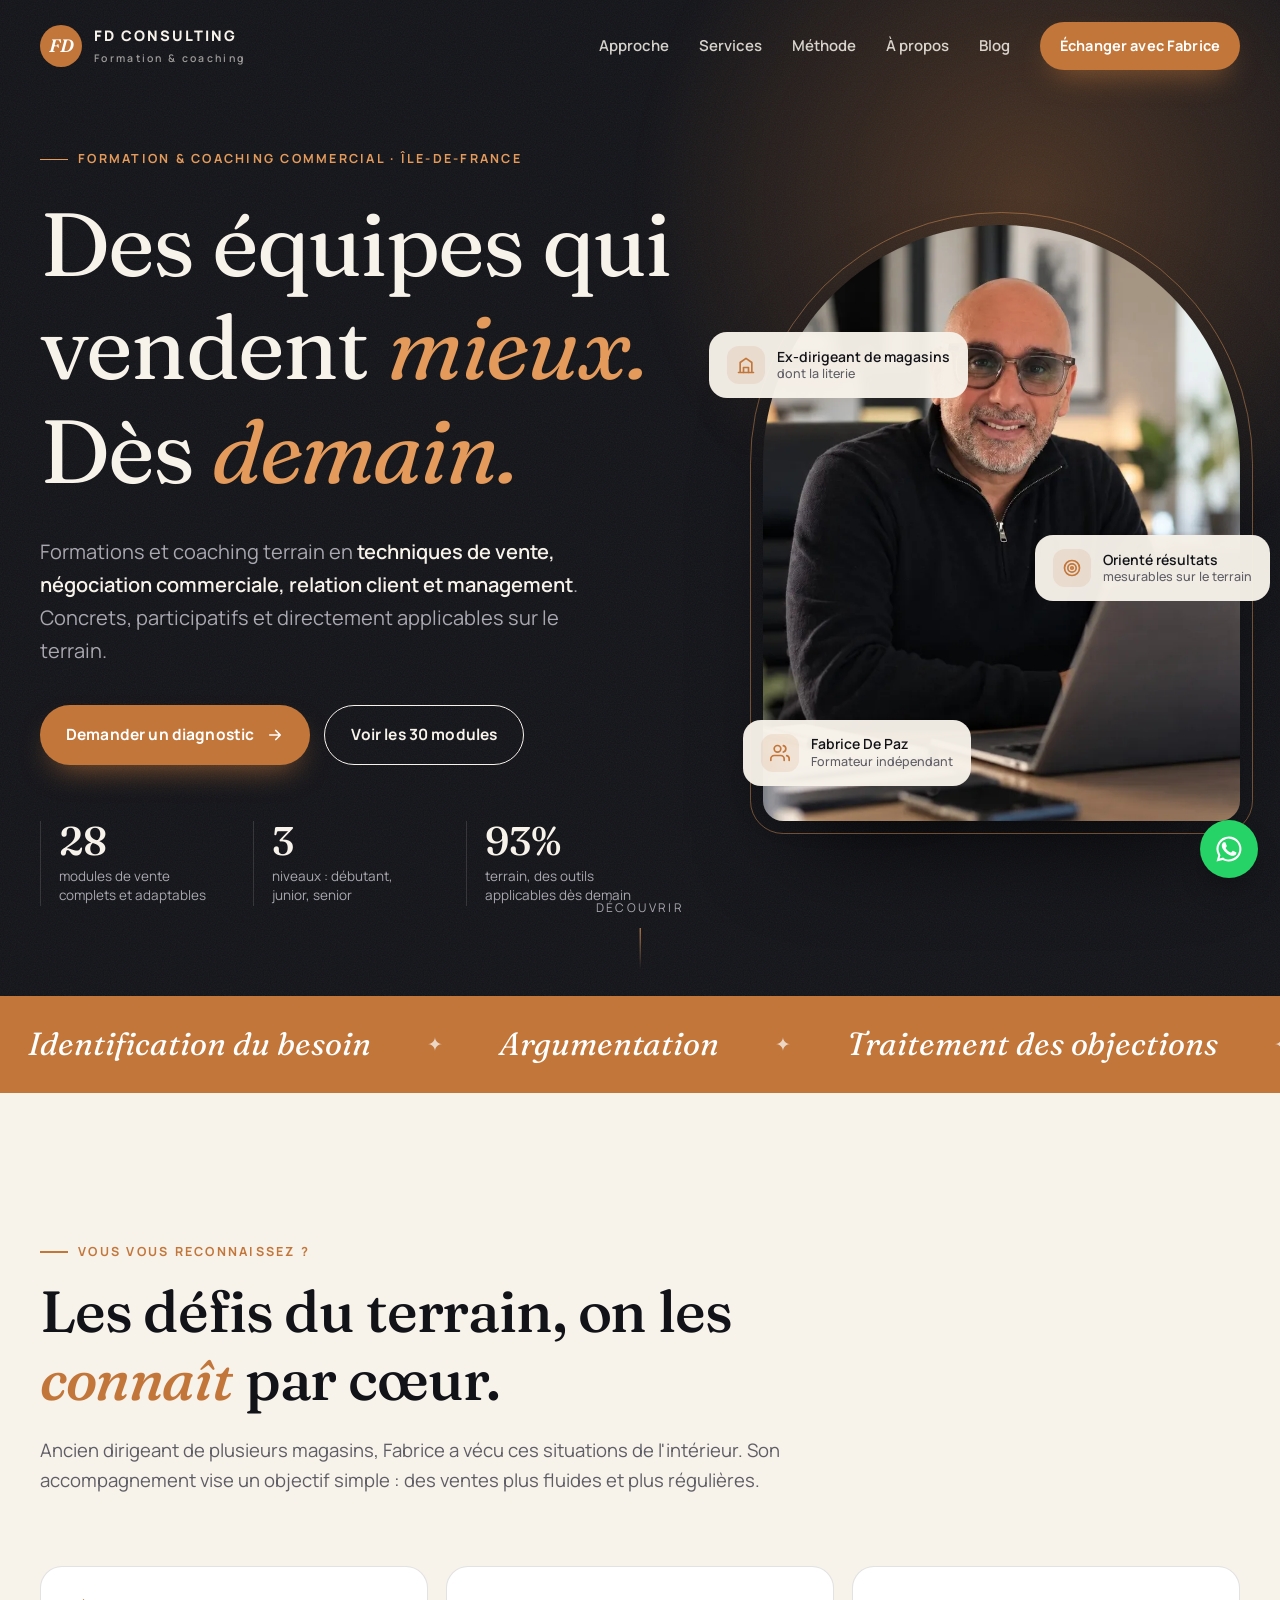
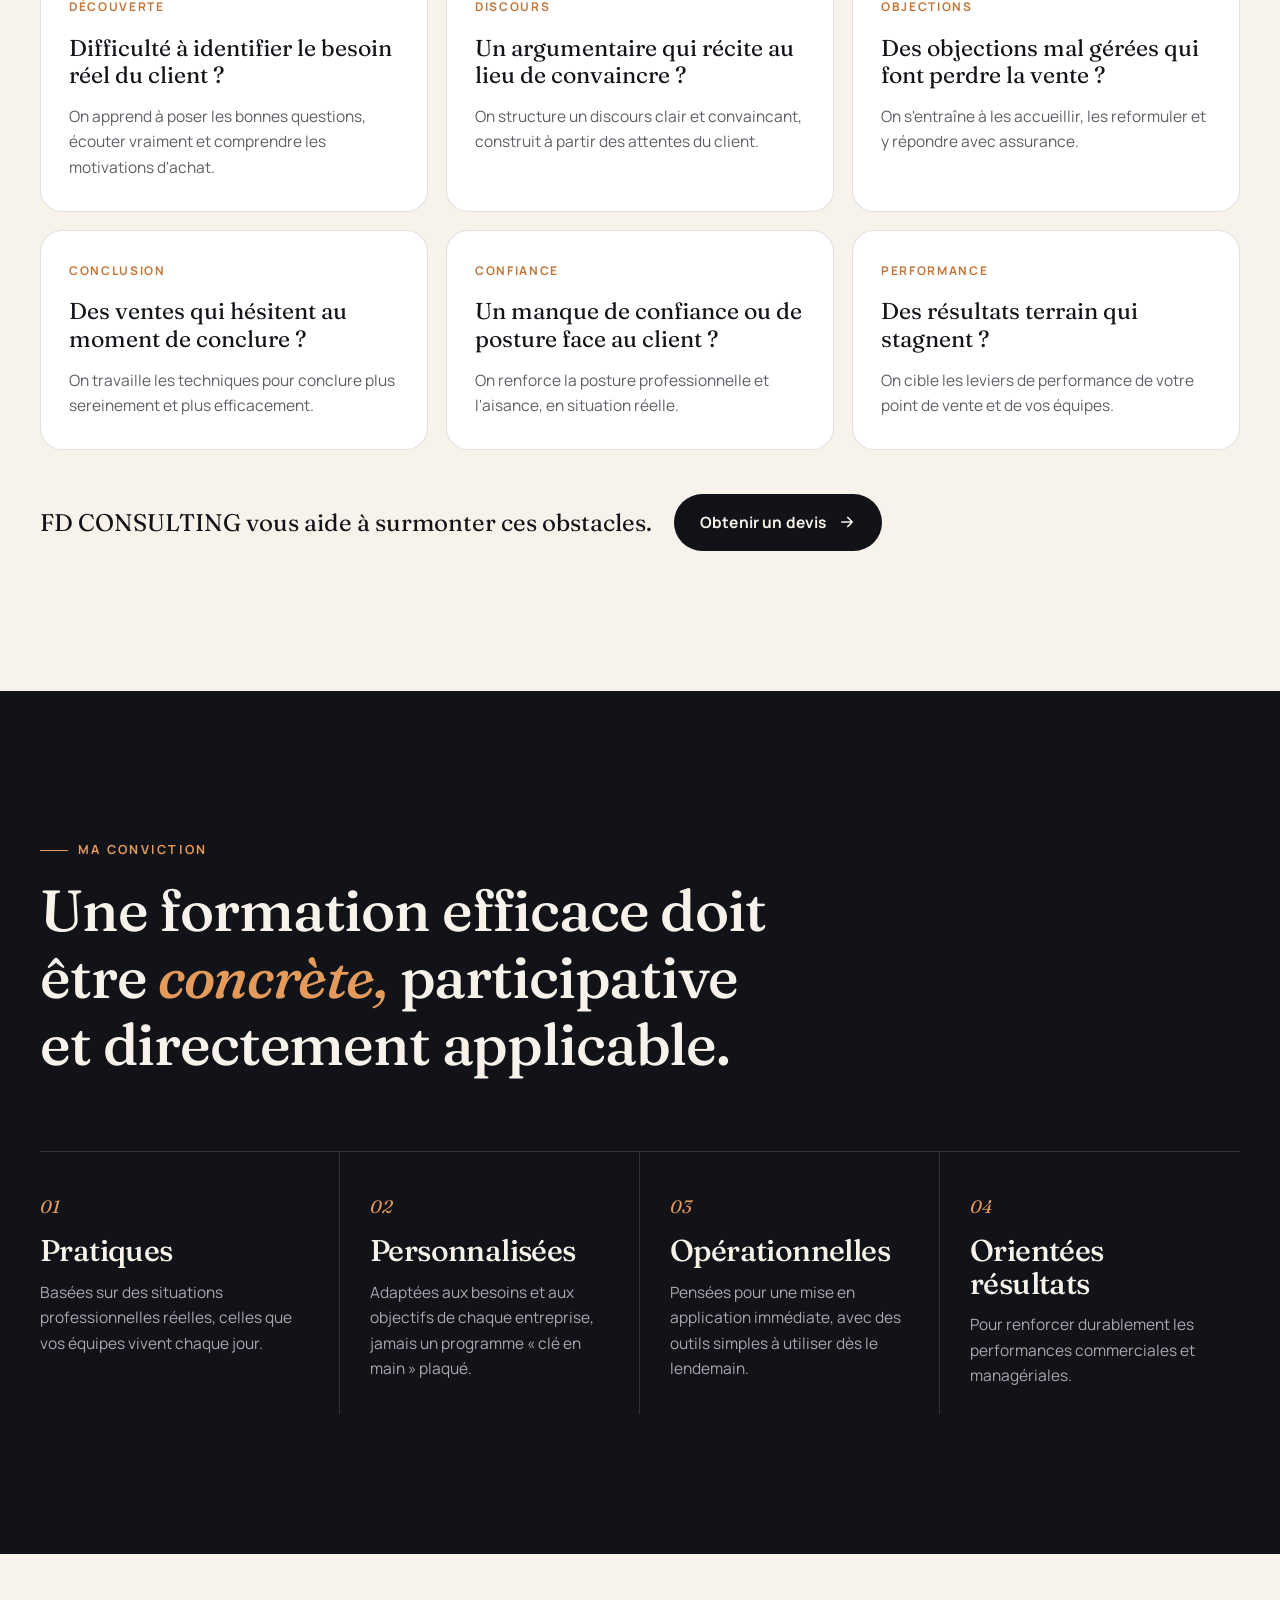
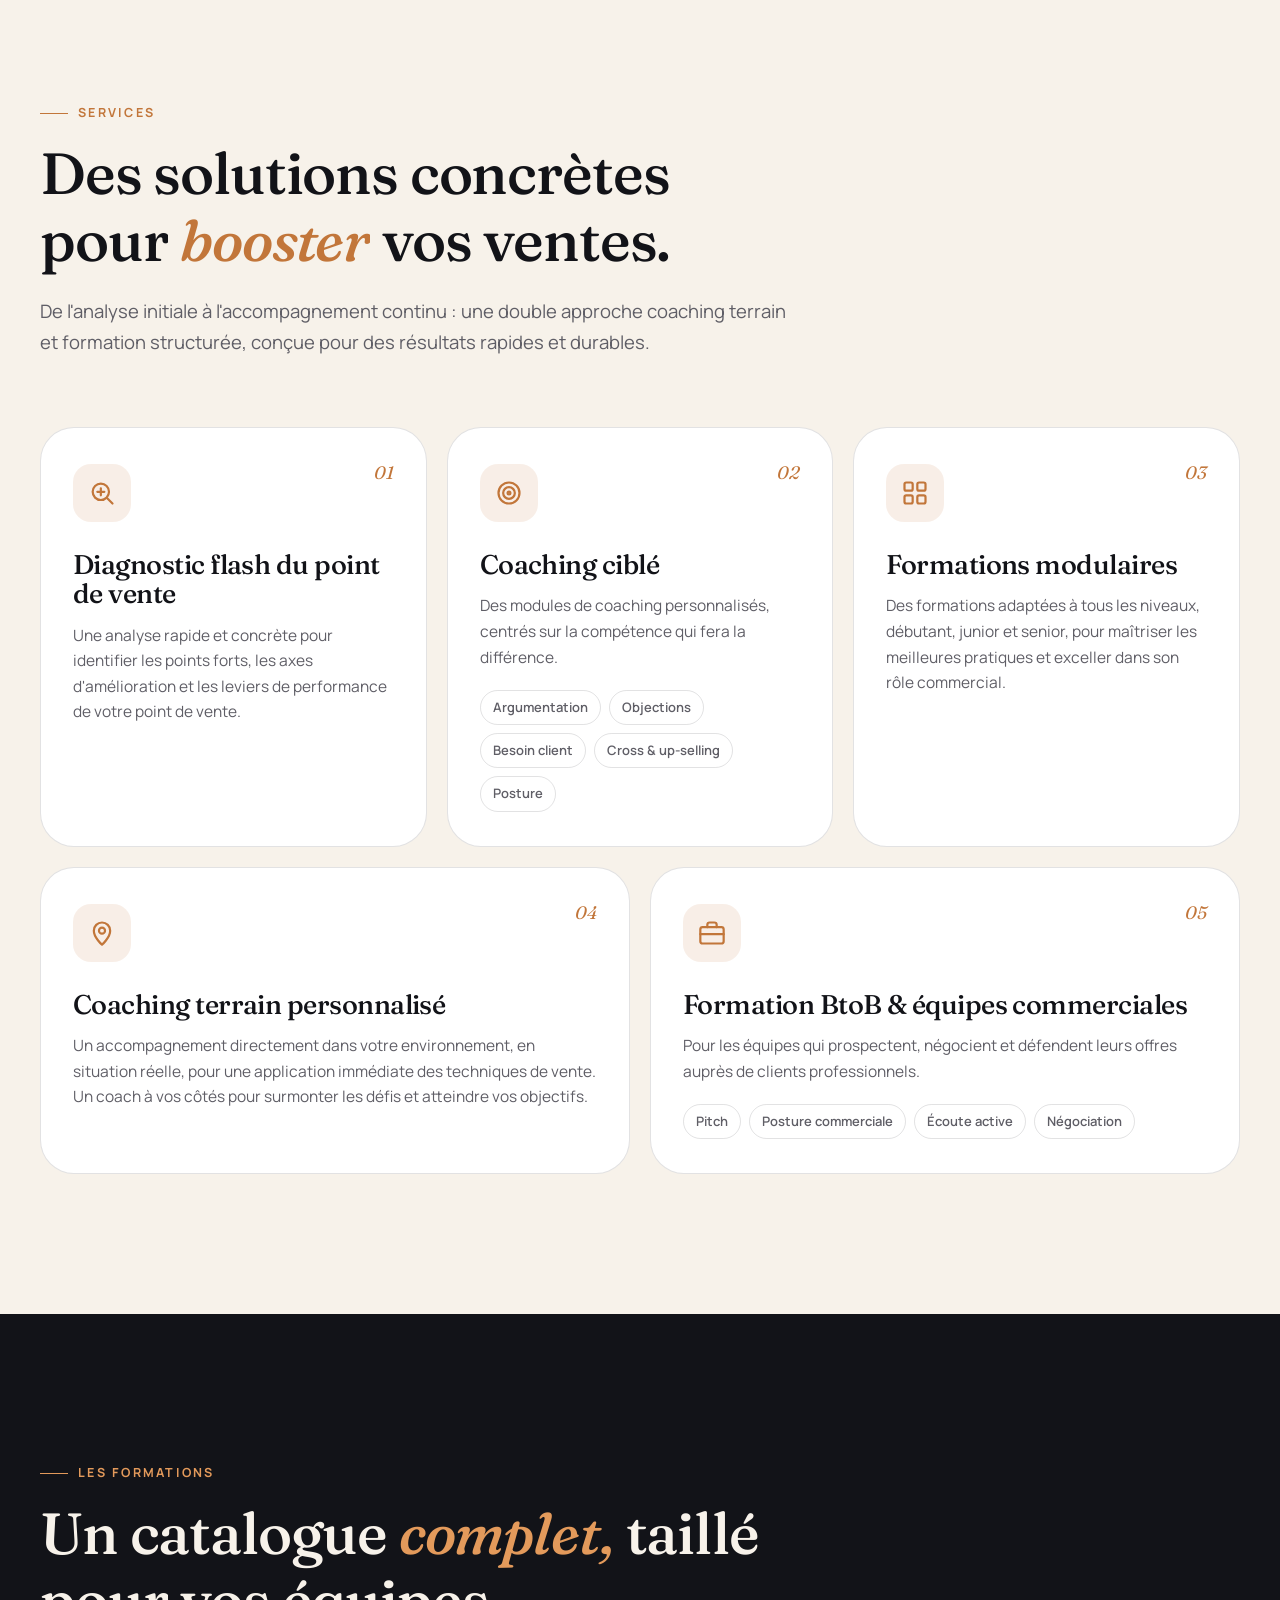
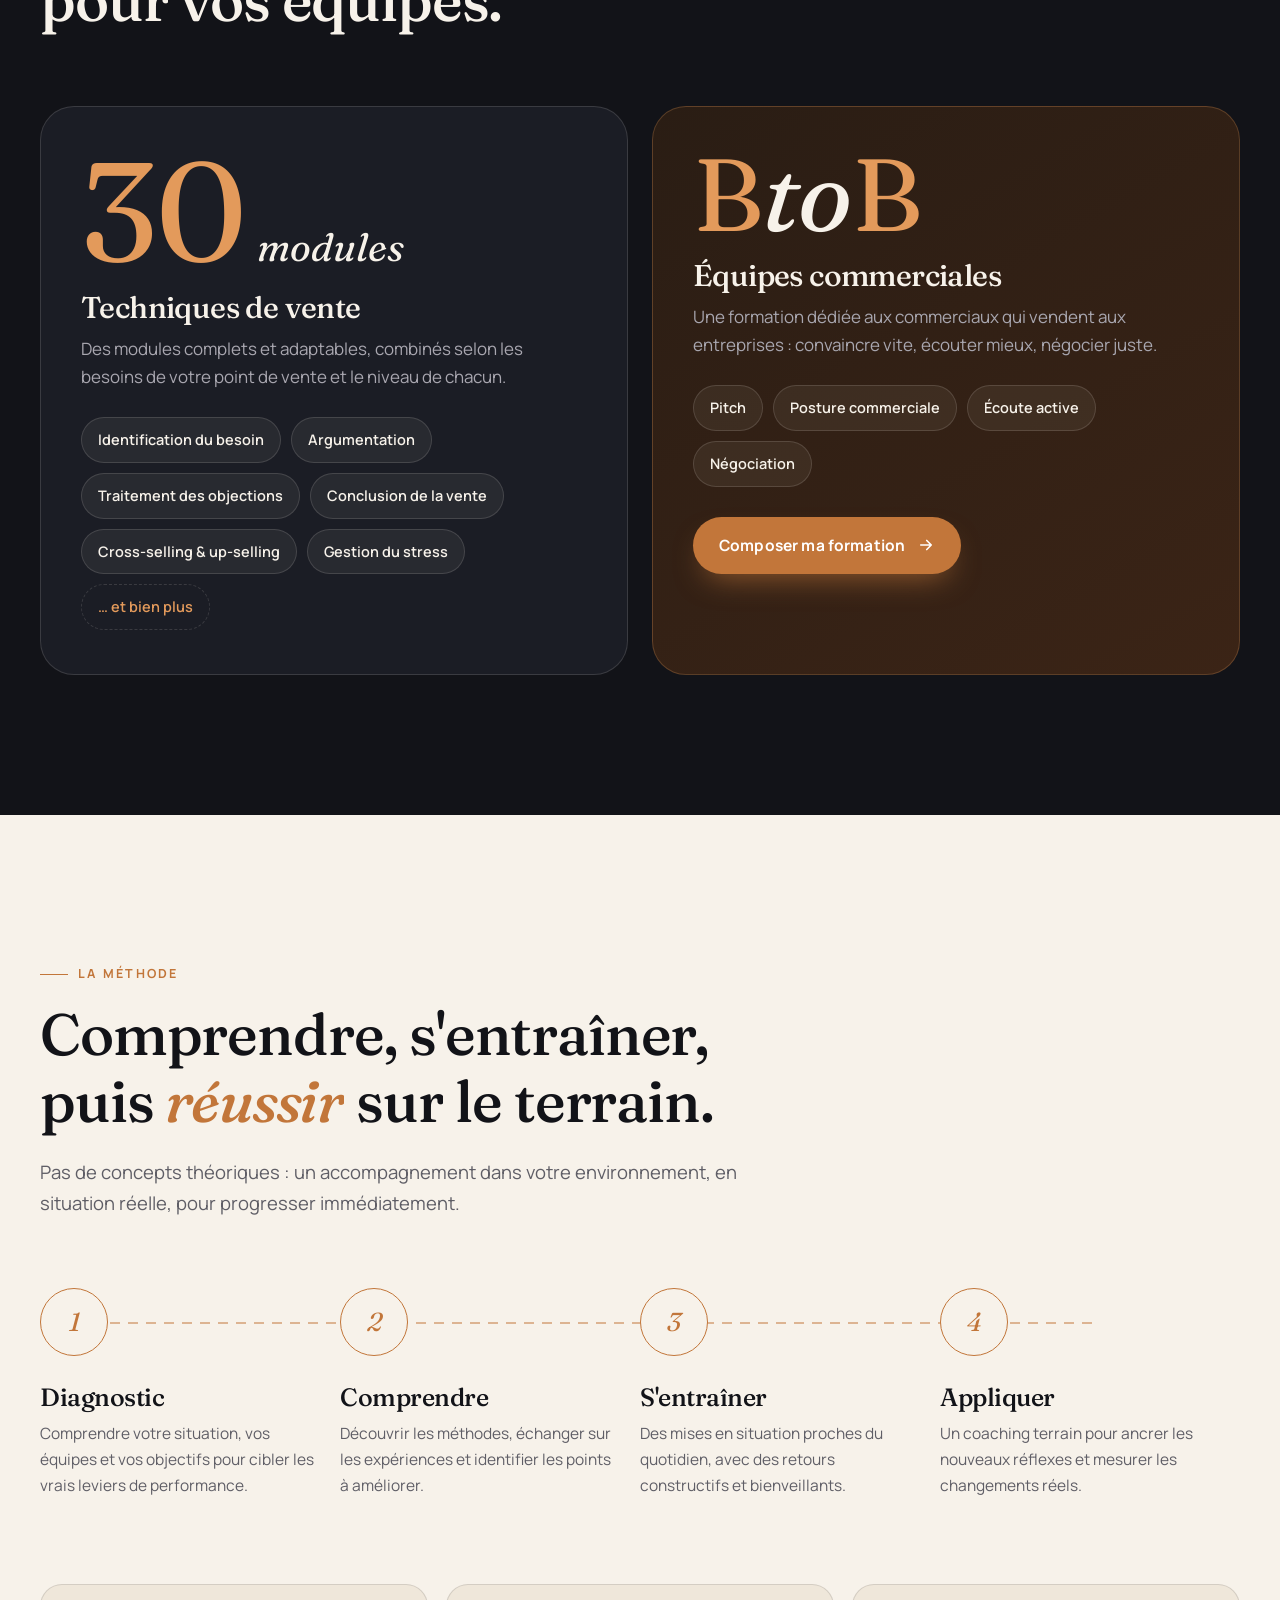
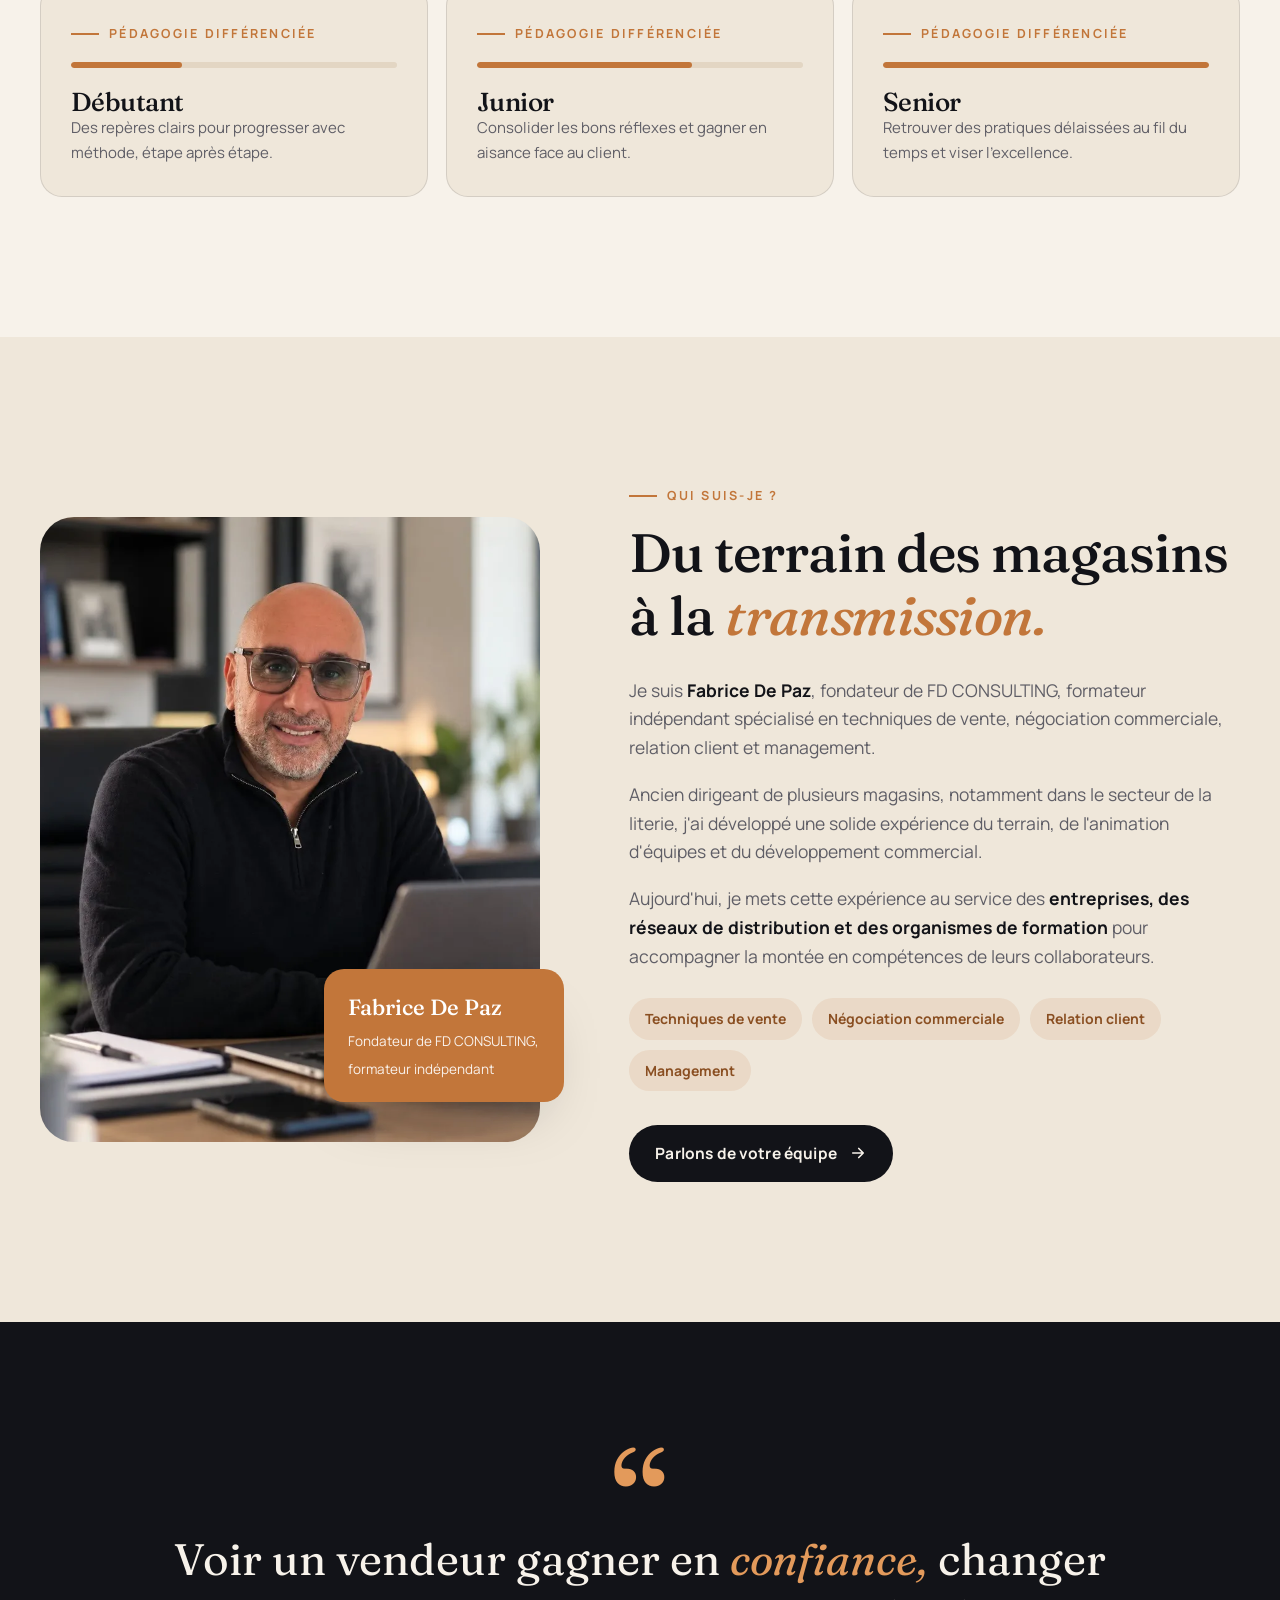
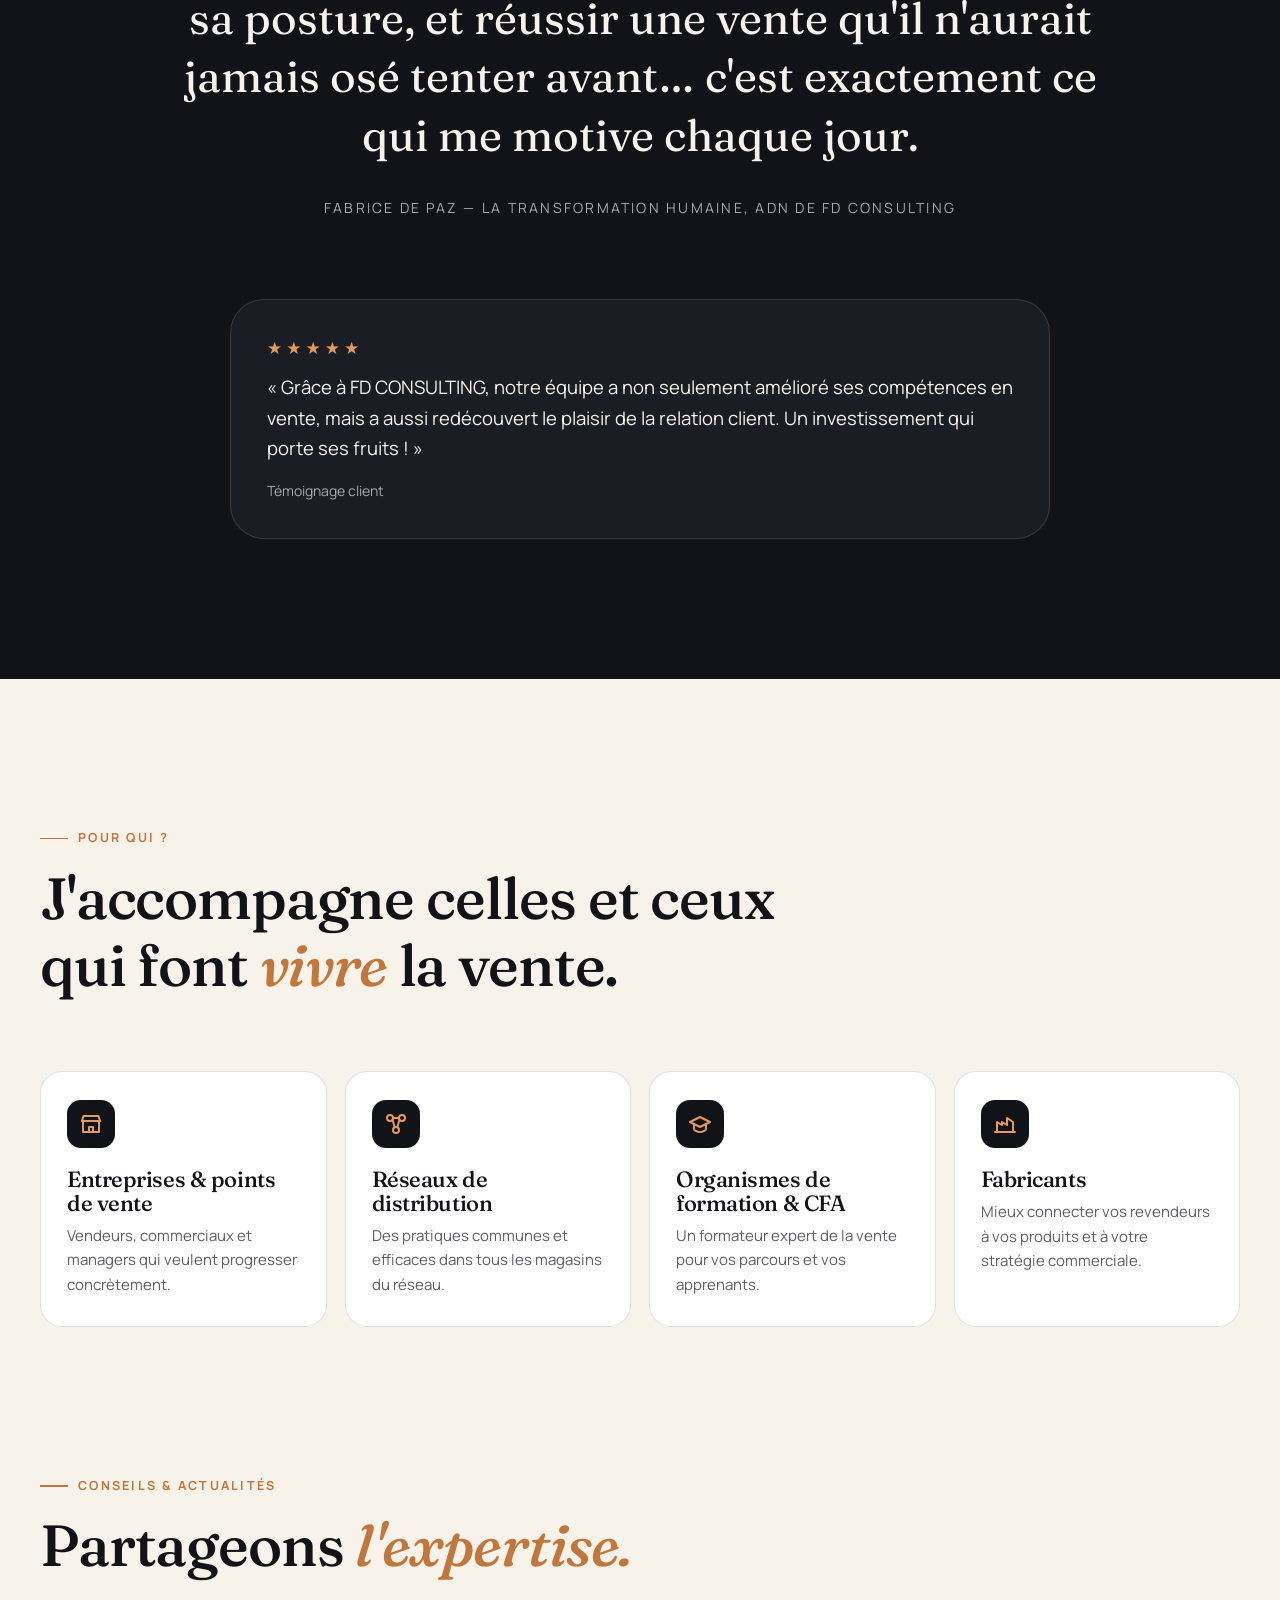
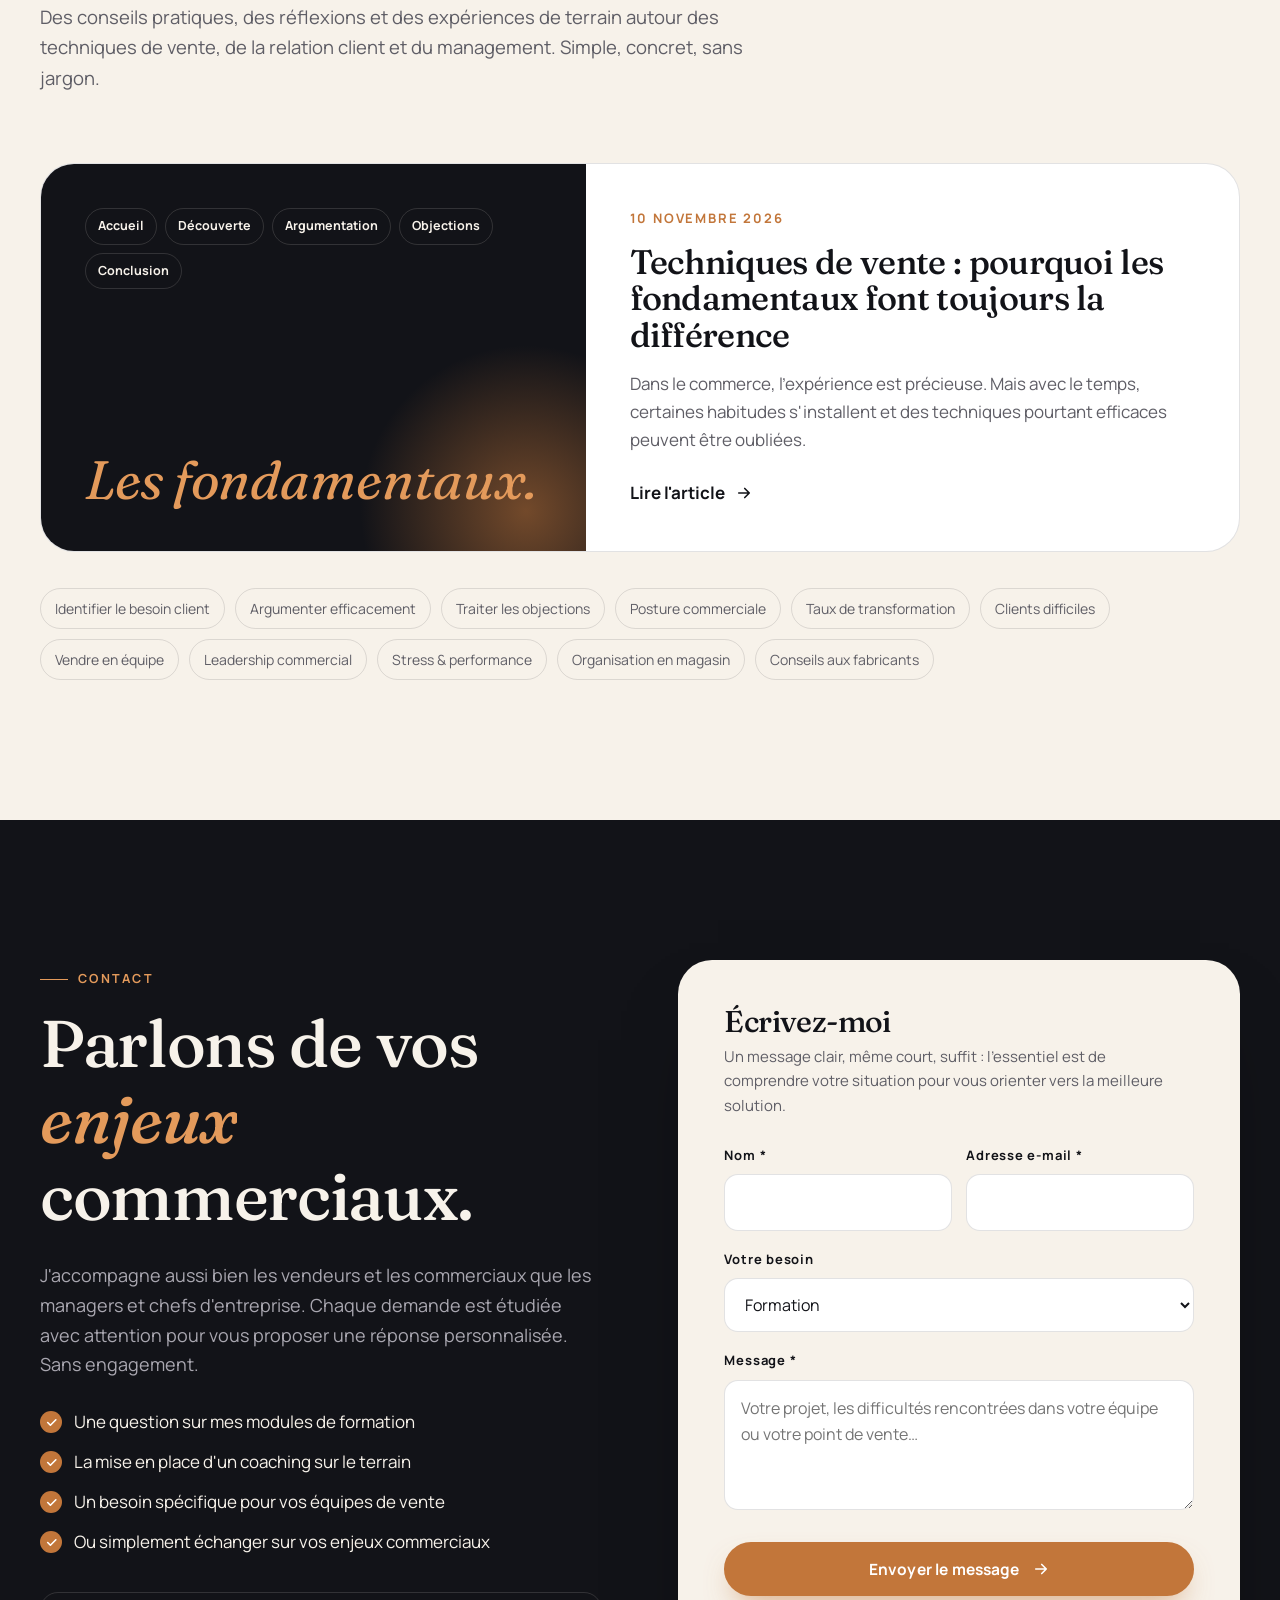
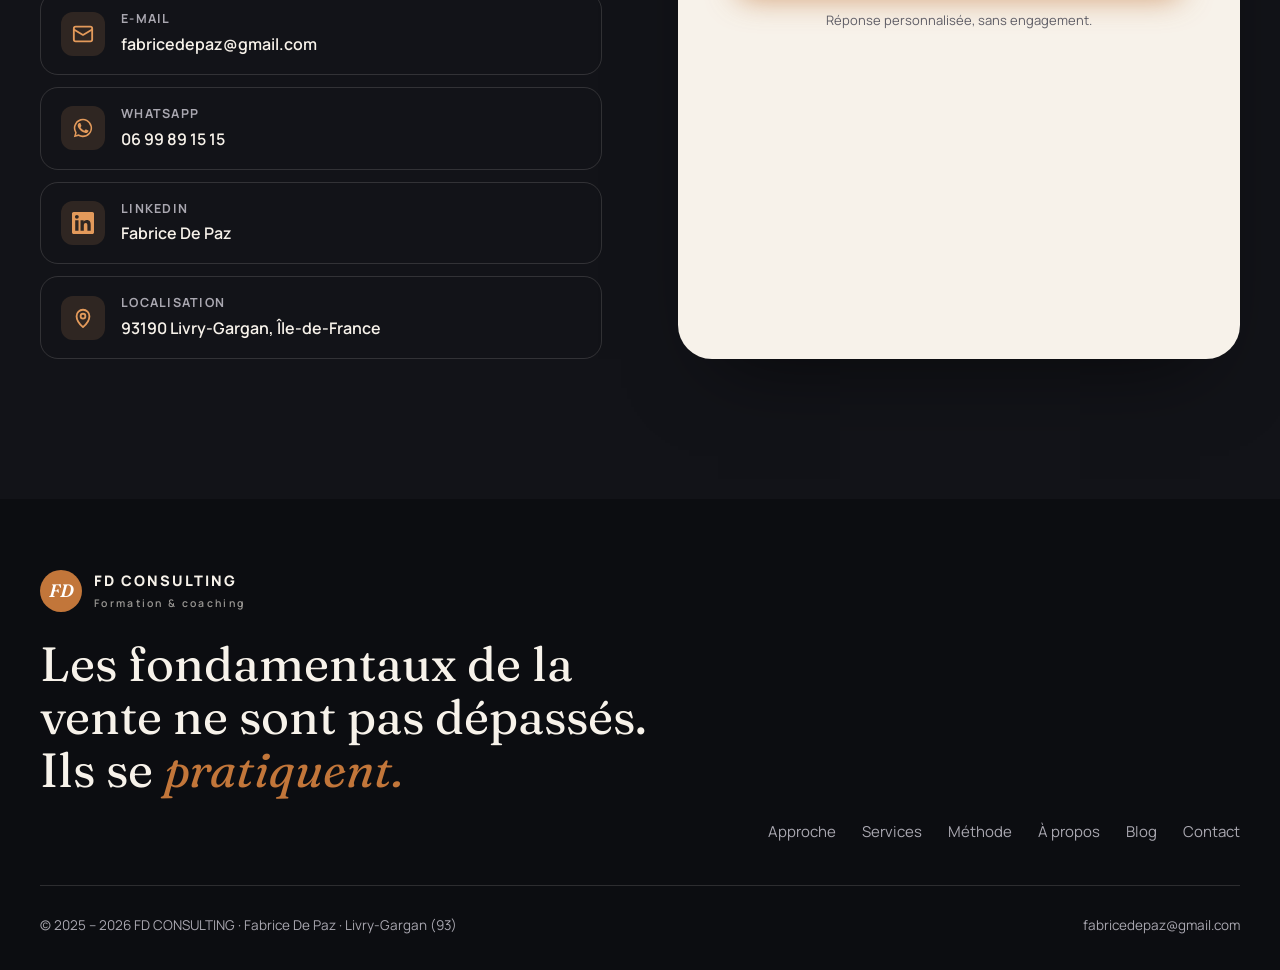
<file: site-fd-consulting/index.html>
<!doctype html>
<html lang="fr">
<head>
  <meta charset="utf-8">
  <meta name="viewport" content="width=device-width, initial-scale=1">
  <title>FD CONSULTING — Formation &amp; coaching commercial | Fabrice De Paz</title>
  <meta name="description" content="FD CONSULTING, formation et coaching terrain en techniques de vente, négociation commerciale, relation client et management. 30 modules adaptables, une pédagogie 100 % terrain. Livry-Gargan, Île-de-France.">
  <meta property="og:title" content="FD CONSULTING — Des équipes qui vendent mieux, dès demain">
  <meta property="og:description" content="Formations et coaching terrain en techniques de vente, négociation, relation client et management.">
  <meta property="og:image" content="assets/img/fabrice-de-paz.jpg">
  <meta property="og:type" content="website">
  <meta name="theme-color" content="#121318">
  <link rel="preload" href="assets/fonts/fraunces-latin-wght-normal.woff2" as="font" type="font/woff2" crossorigin>
  <link rel="preload" href="assets/fonts/manrope-latin-wght-normal.woff2" as="font" type="font/woff2" crossorigin>
  <link rel="stylesheet" href="assets/style.css">
  <link rel="icon" href="data:image/svg+xml,%3Csvg xmlns='http://www.w3.org/2000/svg' viewBox='0 0 64 64'%3E%3Ccircle cx='32' cy='32' r='32' fill='%23c2763a'/%3E%3Ctext x='32' y='42' text-anchor='middle' font-family='Georgia,serif' font-style='italic' font-size='28' fill='white'%3EFD%3C/text%3E%3C/svg%3E">
  <script type="application/ld+json">
  {
    "@context": "https://schema.org",
    "@type": "ProfessionalService",
    "name": "FD CONSULTING",
    "founder": { "@type": "Person", "name": "Fabrice De Paz" },
    "description": "Formation et coaching terrain en techniques de vente, négociation commerciale, relation client et management.",
    "email": "fabricedepaz@gmail.com",
    "telephone": "+33699891515",
    "address": { "@type": "PostalAddress", "postalCode": "93190", "addressLocality": "Livry-Gargan", "addressRegion": "Île-de-France", "addressCountry": "FR" },
    "url": "https://www.fd-consulting.net/",
    "sameAs": ["https://linkedin.com/in/fabrice-de-paz-1a5a6361/"]
  }
  </script>
</head>
<body>
<a class="skip" href="#main">Passer au contenu principal</a>

<!-- ============ HEADER ============ -->
<header class="header" id="header">
  <div class="wrap nav">
    <a href="#top" class="logo" aria-label="FD CONSULTING — accueil">
      <span class="logo-mark">FD</span>
      <span>FD CONSULTING<small>Formation &amp; coaching</small></span>
    </a>
    <button class="burger" id="burger" aria-label="Ouvrir le menu" aria-expanded="false" aria-controls="menu"><span></span><span></span><span></span></button>
    <nav class="nav-links" id="menu" aria-label="Navigation principale">
      <a href="#approche">Approche</a>
      <a href="#services">Services</a>
      <a href="#methode">Méthode</a>
      <a href="#a-propos">À propos</a>
      <a href="#blog">Blog</a>
      <a href="#contact" class="btn btn-primary">Échanger avec Fabrice</a>
    </nav>
  </div>
</header>

<main id="main">

<!-- ============ HERO ============ -->
<section class="hero dark" id="top">
  <div class="wrap hero-grid">
    <div>
      <span class="eyebrow reveal">Formation &amp; coaching commercial · Île-de-France</span>
      <h1 class="split">Des équipes qui vendent <em>mieux.</em> Dès <em>demain.</em></h1>
      <p class="hero-lead reveal d2">Formations et coaching terrain en <strong>techniques de vente, négociation commerciale, relation client et management</strong>. Concrets, participatifs et directement applicables sur le terrain.</p>
      <div class="hero-ctas reveal d3">
        <a href="#contact" class="btn btn-primary">Demander un diagnostic
          <svg viewBox="0 0 24 24" fill="none" stroke="currentColor" stroke-width="2.2" stroke-linecap="round" stroke-linejoin="round"><path d="M5 12h14M13 6l6 6-6 6"/></svg></a>
        <a href="#modules" class="btn btn-ghost">Voir les 30 modules</a>
      </div>
      <div class="hero-proof reveal d4">
        <div><b data-count="30">30</b><span>modules de vente complets et adaptables</span></div>
        <div><b>3</b><span>niveaux : débutant, junior, senior</span></div>
        <div><b data-count="100" data-suffix="%">100%</b><span>terrain, des outils applicables dès demain</span></div>
      </div>
    </div>

    <div class="portrait reveal d2">
      <div class="portrait-frame">
        <picture>
          <source srcset="assets/img/fabrice-de-paz.webp" type="image/webp">
          <img src="assets/img/fabrice-de-paz.jpg" alt="Fabrice De Paz, fondateur de FD CONSULTING, à son bureau" width="1000" height="1000">
        </picture>
      </div>
      <div class="float-card fc-1"><i><svg viewBox="0 0 24 24" fill="none" stroke="currentColor" stroke-width="2" stroke-linecap="round" stroke-linejoin="round"><path d="M3 21h18M5 21V9l7-5 7 5v12"/><path d="M9 21v-6h6v6"/></svg></i><span>Ex-dirigeant de magasins<small>dont la literie</small></span></div>
      <div class="float-card fc-2"><i><svg viewBox="0 0 24 24" fill="none" stroke="currentColor" stroke-width="2" stroke-linecap="round" stroke-linejoin="round"><circle cx="12" cy="12" r="9"/><circle cx="12" cy="12" r="5"/><circle cx="12" cy="12" r="1.5"/></svg></i><span>Orienté résultats<small>mesurables sur le terrain</small></span></div>
      <div class="float-card fc-3"><i><svg viewBox="0 0 24 24" fill="none" stroke="currentColor" stroke-width="2" stroke-linecap="round" stroke-linejoin="round"><path d="M17 21v-2a4 4 0 0 0-4-4H5a4 4 0 0 0-4 4v2"/><circle cx="9" cy="7" r="4"/><path d="M23 21v-2a4 4 0 0 0-3-3.87M16 3.13a4 4 0 0 1 0 7.75"/></svg></i><span>Fabrice De Paz<small>Formateur indépendant</small></span></div>
    </div>
  </div>
  <div class="scroll-cue" aria-hidden="true">Découvrir</div>
</section>

<!-- ============ MARQUEE ============ -->
<div class="marquee" aria-label="Compétences travaillées">
  <div class="marquee-track">
    <span>Identification du besoin</span><span>Argumentation</span><span>Traitement des objections</span><span>Conclusion de la vente</span><span>Cross-selling &amp; up-selling</span><span>Gestion du stress</span><span>Posture commerciale</span><span>Écoute active</span><span>Négociation</span><span>Pitch</span>
    <span aria-hidden="true">Identification du besoin</span><span aria-hidden="true">Argumentation</span><span aria-hidden="true">Traitement des objections</span><span aria-hidden="true">Conclusion de la vente</span><span aria-hidden="true">Cross-selling &amp; up-selling</span><span aria-hidden="true">Gestion du stress</span><span aria-hidden="true">Posture commerciale</span><span aria-hidden="true">Écoute active</span><span aria-hidden="true">Négociation</span><span aria-hidden="true">Pitch</span>
  </div>
</div>

<!-- ============ PROBLEMS ============ -->
<section class="section" id="approche">
  <div class="wrap">
    <div class="section-head">
      <span class="eyebrow reveal">Vous vous reconnaissez ?</span>
      <h2 class="split">Les défis du terrain, on les <em>connaît</em> par cœur.</h2>
      <p class="reveal d1">Ancien dirigeant de plusieurs magasins, Fabrice a vécu ces situations de l'intérieur. Son accompagnement vise un objectif simple : des ventes plus fluides et plus régulières.</p>
    </div>
    <div class="problems">
      <article class="problem reveal"><span class="tag">Découverte</span><div class="q">Difficulté à identifier le besoin réel du client ?</div><p>On apprend à poser les bonnes questions, écouter vraiment et comprendre les motivations d'achat.</p></article>
      <article class="problem reveal d1"><span class="tag">Discours</span><div class="q">Un argumentaire qui récite au lieu de convaincre ?</div><p>On structure un discours clair et convaincant, construit à partir des attentes du client.</p></article>
      <article class="problem reveal d2"><span class="tag">Objections</span><div class="q">Des objections mal gérées qui font perdre la vente ?</div><p>On s'entraîne à les accueillir, les reformuler et y répondre avec assurance.</p></article>
      <article class="problem reveal"><span class="tag">Conclusion</span><div class="q">Des ventes qui hésitent au moment de conclure ?</div><p>On travaille les techniques pour conclure plus sereinement et plus efficacement.</p></article>
      <article class="problem reveal d1"><span class="tag">Confiance</span><div class="q">Un manque de confiance ou de posture face au client ?</div><p>On renforce la posture professionnelle et l'aisance, en situation réelle.</p></article>
      <article class="problem reveal d2"><span class="tag">Performance</span><div class="q">Des résultats terrain qui stagnent ?</div><p>On cible les leviers de performance de votre point de vente et de vos équipes.</p></article>
    </div>
    <div class="problems-cta reveal">
      <p>FD CONSULTING vous aide à surmonter ces obstacles.</p>
      <a href="#contact" class="btn btn-dark">Obtenir un devis
        <svg viewBox="0 0 24 24" fill="none" stroke="currentColor" stroke-width="2.2" stroke-linecap="round" stroke-linejoin="round"><path d="M5 12h14M13 6l6 6-6 6"/></svg></a>
    </div>
  </div>
</section>

<!-- ============ PILLARS ============ -->
<section class="section dark">
  <div class="wrap">
    <div class="section-head">
      <span class="eyebrow reveal">Ma conviction</span>
      <h2 class="split">Une formation efficace doit être <em>concrète,</em> participative et directement applicable.</h2>
    </div>
    <div class="pillars">
      <div class="pillar reveal"><span class="num">01</span><h3>Pratiques</h3><p>Basées sur des situations professionnelles réelles, celles que vos équipes vivent chaque jour.</p></div>
      <div class="pillar reveal d1"><span class="num">02</span><h3>Personnalisées</h3><p>Adaptées aux besoins et aux objectifs de chaque entreprise, jamais un programme « clé en main » plaqué.</p></div>
      <div class="pillar reveal d2"><span class="num">03</span><h3>Opérationnelles</h3><p>Pensées pour une mise en application immédiate, avec des outils simples à utiliser dès le lendemain.</p></div>
      <div class="pillar reveal d3"><span class="num">04</span><h3>Orientées résultats</h3><p>Pour renforcer durablement les performances commerciales et managériales.</p></div>
    </div>
  </div>
</section>

<!-- ============ SERVICES ============ -->
<section class="section" id="services">
  <div class="wrap">
    <div class="section-head">
      <span class="eyebrow reveal">Services</span>
      <h2 class="split">Des solutions concrètes pour <em>booster</em> vos ventes.</h2>
      <p class="reveal d1">De l'analyse initiale à l'accompagnement continu : une double approche coaching terrain et formation structurée, conçue pour des résultats rapides et durables.</p>
    </div>
    <div class="services">
      <article class="service reveal">
        <span class="idx">01</span>
        <div class="ico"><svg viewBox="0 0 24 24" fill="none" stroke="currentColor" stroke-width="1.9" stroke-linecap="round" stroke-linejoin="round"><circle cx="11" cy="11" r="7"/><path d="M21 21l-4.3-4.3"/><path d="M8 11h6M11 8v6"/></svg></div>
        <h3>Diagnostic flash du point de vente</h3>
        <p>Une analyse rapide et concrète pour identifier les points forts, les axes d'amélioration et les leviers de performance de votre point de vente.</p>
      </article>
      <article class="service reveal d1">
        <span class="idx">02</span>
        <div class="ico"><svg viewBox="0 0 24 24" fill="none" stroke="currentColor" stroke-width="1.9" stroke-linecap="round" stroke-linejoin="round"><circle cx="12" cy="12" r="9"/><circle cx="12" cy="12" r="5"/><circle cx="12" cy="12" r="1.2"/></svg></div>
        <h3>Coaching ciblé</h3>
        <p>Des modules de coaching personnalisés, centrés sur la compétence qui fera la différence.</p>
        <ul><li>Argumentation</li><li>Objections</li><li>Besoin client</li><li>Cross &amp; up-selling</li><li>Posture</li></ul>
      </article>
      <article class="service reveal d2">
        <span class="idx">03</span>
        <div class="ico"><svg viewBox="0 0 24 24" fill="none" stroke="currentColor" stroke-width="1.9" stroke-linecap="round" stroke-linejoin="round"><rect x="3" y="3" width="7" height="7" rx="1.5"/><rect x="14" y="3" width="7" height="7" rx="1.5"/><rect x="3" y="14" width="7" height="7" rx="1.5"/><rect x="14" y="14" width="7" height="7" rx="1.5"/></svg></div>
        <h3>Formations modulaires</h3>
        <p>Des formations adaptées à tous les niveaux, débutant, junior et senior, pour maîtriser les meilleures pratiques et exceller dans son rôle commercial.</p>
      </article>
      <article class="service wide reveal">
        <span class="idx">04</span>
        <div class="ico"><svg viewBox="0 0 24 24" fill="none" stroke="currentColor" stroke-width="1.9" stroke-linecap="round" stroke-linejoin="round"><path d="M12 22s7-6.2 7-12a7 7 0 1 0-14 0c0 5.8 7 12 7 12z"/><circle cx="12" cy="10" r="2.6"/></svg></div>
        <h3>Coaching terrain personnalisé</h3>
        <p>Un accompagnement directement dans votre environnement, en situation réelle, pour une application immédiate des techniques de vente. Un coach à vos côtés pour surmonter les défis et atteindre vos objectifs.</p>
      </article>
      <article class="service wide reveal d1">
        <span class="idx">05</span>
        <div class="ico"><svg viewBox="0 0 24 24" fill="none" stroke="currentColor" stroke-width="1.9" stroke-linecap="round" stroke-linejoin="round"><rect x="2" y="7" width="20" height="14" rx="2"/><path d="M16 7V5a2 2 0 0 0-2-2h-4a2 2 0 0 0-2 2v2"/><path d="M2 13h20"/></svg></div>
        <h3>Formation BtoB &amp; équipes commerciales</h3>
        <p>Pour les équipes qui prospectent, négocient et défendent leurs offres auprès de clients professionnels.</p>
        <ul><li>Pitch</li><li>Posture commerciale</li><li>Écoute active</li><li>Négociation</li></ul>
      </article>
    </div>
  </div>
</section>

<!-- ============ MODULES ============ -->
<section class="section dark" id="modules">
  <div class="wrap">
    <div class="section-head">
      <span class="eyebrow reveal">Les formations</span>
      <h2 class="split">Un catalogue <em>complet,</em> taillé pour vos équipes.</h2>
    </div>
    <div class="modules-grid">
      <div class="module-card a reveal">
        <div class="big"><span data-count="30">30</span><small>modules</small></div>
        <h3>Techniques de vente</h3>
        <p>Des modules complets et adaptables, combinés selon les besoins de votre point de vente et le niveau de chacun.</p>
        <div class="chips">
          <span class="chip">Identification du besoin</span><span class="chip">Argumentation</span><span class="chip">Traitement des objections</span><span class="chip">Conclusion de la vente</span><span class="chip">Cross-selling &amp; up-selling</span><span class="chip">Gestion du stress</span><span class="chip more">… et bien plus</span>
        </div>
      </div>
      <div class="module-card b reveal d1">
        <div class="big" style="font-size:clamp(64px,8vw,104px)">B<em style="color:var(--cream)">to</em>B</div>
        <h3>Équipes commerciales</h3>
        <p>Une formation dédiée aux commerciaux qui vendent aux entreprises : convaincre vite, écouter mieux, négocier juste.</p>
        <div class="chips">
          <span class="chip">Pitch</span><span class="chip">Posture commerciale</span><span class="chip">Écoute active</span><span class="chip">Négociation</span>
        </div>
        <p style="margin-top:30px"><a href="#contact" class="btn btn-primary">Composer ma formation
          <svg viewBox="0 0 24 24" fill="none" stroke="currentColor" stroke-width="2.2" stroke-linecap="round" stroke-linejoin="round"><path d="M5 12h14M13 6l6 6-6 6"/></svg></a></p>
      </div>
    </div>
  </div>
</section>

<!-- ============ METHOD ============ -->
<section class="section" id="methode">
  <div class="wrap">
    <div class="section-head">
      <span class="eyebrow reveal">La méthode</span>
      <h2 class="split">Comprendre, s'entraîner, puis <em>réussir</em> sur le terrain.</h2>
      <p class="reveal d1">Pas de concepts théoriques : un accompagnement dans votre environnement, en situation réelle, pour progresser immédiatement.</p>
    </div>
    <div class="method">
      <div class="step reveal"><div class="dot">1</div><h3>Diagnostic</h3><p>Comprendre votre situation, vos équipes et vos objectifs pour cibler les vrais leviers de performance.</p></div>
      <div class="step reveal d1"><div class="dot">2</div><h3>Comprendre</h3><p>Découvrir les méthodes, échanger sur les expériences et identifier les points à améliorer.</p></div>
      <div class="step reveal d2"><div class="dot">3</div><h3>S'entraîner</h3><p>Des mises en situation proches du quotidien, avec des retours constructifs et bienveillants.</p></div>
      <div class="step reveal d3"><div class="dot">4</div><h3>Appliquer</h3><p>Un coaching terrain pour ancrer les nouveaux réflexes et mesurer les changements réels.</p></div>
    </div>

    <div class="levels">
      <div class="level reveal" style="--w:34%"><span class="eyebrow">Pédagogie différenciée</span><div class="bar"><i></i></div><h4>Débutant</h4><p>Des repères clairs pour progresser avec méthode, étape après étape.</p></div>
      <div class="level reveal d1" style="--w:66%"><span class="eyebrow">Pédagogie différenciée</span><div class="bar"><i></i></div><h4>Junior</h4><p>Consolider les bons réflexes et gagner en aisance face au client.</p></div>
      <div class="level reveal d2" style="--w:100%"><span class="eyebrow">Pédagogie différenciée</span><div class="bar"><i></i></div><h4>Senior</h4><p>Retrouver des pratiques délaissées au fil du temps et viser l'excellence.</p></div>
    </div>
  </div>
</section>

<!-- ============ ABOUT ============ -->
<section class="section about" id="a-propos" style="background:var(--cream-2)">
  <div class="wrap about-grid">
    <div class="about-photo reveal">
      <div class="frame">
        <picture>
          <source srcset="assets/img/fabrice-de-paz.webp" type="image/webp">
          <img src="assets/img/fabrice-de-paz.jpg" alt="Portrait de Fabrice De Paz" loading="lazy" width="1000" height="1000">
        </picture>
      </div>
      <div class="sig"><b>Fabrice De Paz</b><span>Fondateur de FD CONSULTING, formateur indépendant</span></div>
    </div>
    <div class="about-text">
      <span class="eyebrow reveal">Qui suis-je ?</span>
      <h2 class="split">Du terrain des magasins à la <em>transmission.</em></h2>
      <p class="reveal">Je suis <strong>Fabrice De Paz</strong>, fondateur de FD CONSULTING, formateur indépendant spécialisé en techniques de vente, négociation commerciale, relation client et management.</p>
      <p class="reveal">Ancien dirigeant de plusieurs magasins, notamment dans le secteur de la literie, j'ai développé une solide expérience du terrain, de l'animation d'équipes et du développement commercial.</p>
      <p class="reveal">Aujourd'hui, je mets cette expérience au service des <strong>entreprises, des réseaux de distribution et des organismes de formation</strong> pour accompagner la montée en compétences de leurs collaborateurs.</p>
      <div class="expertise reveal">
        <span>Techniques de vente</span><span>Négociation commerciale</span><span>Relation client</span><span>Management</span>
      </div>
      <a href="#contact" class="btn btn-dark reveal">Parlons de votre équipe
        <svg viewBox="0 0 24 24" fill="none" stroke="currentColor" stroke-width="2.2" stroke-linecap="round" stroke-linejoin="round"><path d="M5 12h14M13 6l6 6-6 6"/></svg></a>
    </div>
  </div>
</section>

<!-- ============ PASSION / QUOTE ============ -->
<section class="section dark">
  <div class="wrap">
    <div class="quote-block">
      <span class="mark" aria-hidden="true">“</span>
      <blockquote class="split">Voir un vendeur gagner en <em>confiance,</em> changer sa posture, et réussir une vente qu'il n'aurait jamais osé tenter avant… c'est exactement ce qui me motive chaque jour.</blockquote>
      <cite class="reveal">Fabrice De Paz — la transformation humaine, ADN de FD CONSULTING</cite>
    </div>
    <div class="testimonial reveal">
      <div>
        <div class="stars" aria-label="5 étoiles">★★★★★</div>
        <p>« Grâce à FD CONSULTING, notre équipe a non seulement amélioré ses compétences en vente, mais a aussi redécouvert le plaisir de la relation client. Un investissement qui porte ses fruits ! »</p>
        <small>Témoignage client</small>
      </div>
    </div>
  </div>
</section>

<!-- ============ AUDIENCE ============ -->
<section class="section">
  <div class="wrap">
    <div class="section-head">
      <span class="eyebrow reveal">Pour qui ?</span>
      <h2 class="split">J'accompagne celles et ceux qui font <em>vivre</em> la vente.</h2>
    </div>
    <div class="audience">
      <div class="aud reveal"><i><svg viewBox="0 0 24 24" fill="none" stroke="currentColor" stroke-width="2" stroke-linecap="round" stroke-linejoin="round"><path d="M3 9l1.5-5h15L21 9"/><path d="M4 9v11h16V9"/><path d="M3 9h18"/><path d="M10 20v-5h4v5"/></svg></i><h3>Entreprises &amp; points de vente</h3><p>Vendeurs, commerciaux et managers qui veulent progresser concrètement.</p></div>
      <div class="aud reveal d1"><i><svg viewBox="0 0 24 24" fill="none" stroke="currentColor" stroke-width="2" stroke-linecap="round" stroke-linejoin="round"><circle cx="6" cy="6" r="3"/><circle cx="18" cy="6" r="3"/><circle cx="12" cy="18" r="3"/><path d="M8.5 7.5l2.2 8M15.5 7.5l-2.2 8M9 6h6"/></svg></i><h3>Réseaux de distribution</h3><p>Des pratiques communes et efficaces dans tous les magasins du réseau.</p></div>
      <div class="aud reveal d2"><i><svg viewBox="0 0 24 24" fill="none" stroke="currentColor" stroke-width="2" stroke-linecap="round" stroke-linejoin="round"><path d="M22 10L12 5 2 10l10 5 10-5z"/><path d="M6 12v5c0 1 2.7 3 6 3s6-2 6-3v-5"/></svg></i><h3>Organismes de formation &amp; CFA</h3><p>Un formateur expert de la vente pour vos parcours et vos apprenants.</p></div>
      <div class="aud reveal d3"><i><svg viewBox="0 0 24 24" fill="none" stroke="currentColor" stroke-width="2" stroke-linecap="round" stroke-linejoin="round"><path d="M2 20h20"/><path d="M4 20V10l5 3V10l5 3V6l6 4v10"/></svg></i><h3>Fabricants</h3><p>Mieux connecter vos revendeurs à vos produits et à votre stratégie commerciale.</p></div>
    </div>
  </div>
</section>

<!-- ============ BLOG ============ -->
<section class="section" id="blog" style="padding-top:0">
  <div class="wrap">
    <div class="section-head">
      <span class="eyebrow reveal">Conseils &amp; actualités</span>
      <h2 class="split">Partageons <em>l'expertise.</em></h2>
      <p class="reveal d1">Des conseils pratiques, des réflexions et des expériences de terrain autour des techniques de vente, de la relation client et du management. Simple, concret, sans jargon.</p>
    </div>
    <a class="post reveal" href="article-techniques-de-vente-les-fondamentaux.html">
      <div class="post-visual">
        <div class="steps-mini"><span>Accueil</span><span>Découverte</span><span>Argumentation</span><span>Objections</span><span>Conclusion</span></div>
        <div class="big-word">Les fondamentaux.</div>
      </div>
      <div class="post-body">
        <time datetime="2026-11-10">10 novembre 2026</time>
        <h3>Techniques de vente : pourquoi les fondamentaux font toujours la différence</h3>
        <p>Dans le commerce, l'expérience est précieuse. Mais avec le temps, certaines habitudes s'installent et des techniques pourtant efficaces peuvent être oubliées.</p>
        <span class="link-arrow">Lire l'article <svg viewBox="0 0 24 24" fill="none" stroke="currentColor" stroke-width="2.2" stroke-linecap="round" stroke-linejoin="round"><path d="M5 12h14M13 6l6 6-6 6"/></svg></span>
      </div>
    </a>
    <div class="topics reveal" aria-label="Thèmes du blog">
      <span>Identifier le besoin client</span><span>Argumenter efficacement</span><span>Traiter les objections</span><span>Posture commerciale</span><span>Taux de transformation</span><span>Clients difficiles</span><span>Vendre en équipe</span><span>Leadership commercial</span><span>Stress &amp; performance</span><span>Organisation en magasin</span><span>Conseils aux fabricants</span>
    </div>
  </div>
</section>

<!-- ============ CONTACT ============ -->
<section class="section dark contact" id="contact">
  <div class="wrap contact-grid">
    <div>
      <span class="eyebrow reveal">Contact</span>
      <h2 class="split">Parlons de vos <em>enjeux</em> commerciaux.</h2>
      <p class="contact-lead reveal">J'accompagne aussi bien les vendeurs et les commerciaux que les managers et chefs d'entreprise. Chaque demande est étudiée avec attention pour vous proposer une réponse personnalisée. Sans engagement.</p>
      <ul class="reasons reveal">
        <li>Une question sur mes modules de formation</li>
        <li>La mise en place d'un coaching sur le terrain</li>
        <li>Un besoin spécifique pour vos équipes de vente</li>
        <li>Ou simplement échanger sur vos enjeux commerciaux</li>
      </ul>
      <div class="channels reveal">
        <a class="channel" href="mailto:fabricedepaz@gmail.com"><i><svg viewBox="0 0 24 24" fill="none" stroke="currentColor" stroke-width="2" stroke-linecap="round" stroke-linejoin="round"><rect x="2" y="4" width="20" height="16" rx="2"/><path d="M22 7l-10 6L2 7"/></svg></i><span><small>E-mail</small><b>fabricedepaz@gmail.com</b></span></a>
        <a class="channel" href="https://api.whatsapp.com/send?phone=33699891515" target="_blank" rel="noopener"><i><svg viewBox="0 0 24 24" fill="currentColor"><path d="M17.5 14.4c-.3-.1-1.7-.8-2-.9-.3-.1-.5-.1-.7.1-.2.3-.8.9-.9 1.1-.2.2-.3.2-.6.1-.3-.1-1.2-.4-2.3-1.4-.9-.8-1.4-1.7-1.6-2-.2-.3 0-.5.1-.6l.4-.5c.1-.2.2-.3.3-.5.1-.2 0-.4 0-.5-.1-.1-.7-1.6-.9-2.2-.2-.6-.5-.5-.7-.5h-.6c-.2 0-.5.1-.8.4-.3.3-1 1-1 2.4s1 2.8 1.2 3c.1.2 2 3.1 4.9 4.3 2.4 1 2.9.8 3.4.7.5-.1 1.7-.7 2-1.4.2-.7.2-1.3.2-1.4-.1-.1-.3-.2-.6-.3zM12 2a10 10 0 0 0-8.6 15.1L2 22l5-1.3A10 10 0 1 0 12 2zm0 18.3c-1.5 0-3-.4-4.3-1.2l-.3-.2-3 .8.8-2.9-.2-.3A8.3 8.3 0 1 1 12 20.3z"/></svg></i><span><small>WhatsApp</small><b>06 99 89 15 15</b></span></a>
        <a class="channel" href="https://linkedin.com/in/fabrice-de-paz-1a5a6361/" target="_blank" rel="noopener"><i><svg viewBox="0 0 24 24" fill="currentColor"><path d="M20.4 20.5h-3.6v-5.6c0-1.3 0-3-1.8-3s-2.1 1.4-2.1 2.9v5.7H9.3V9h3.4v1.6c.5-.9 1.6-1.8 3.4-1.8 3.6 0 4.3 2.4 4.3 5.5v6.2zM5.3 7.4a2.1 2.1 0 1 1 0-4.2 2.1 2.1 0 0 1 0 4.2zM7.1 20.5H3.5V9h3.6v11.5zM22.2 0H1.8C.8 0 0 .8 0 1.7v20.6c0 .9.8 1.7 1.8 1.7h20.4c1 0 1.8-.8 1.8-1.7V1.7C24 .8 23.2 0 22.2 0z"/></svg></i><span><small>LinkedIn</small><b>Fabrice De Paz</b></span></a>
        <div class="channel"><i><svg viewBox="0 0 24 24" fill="none" stroke="currentColor" stroke-width="2" stroke-linecap="round" stroke-linejoin="round"><path d="M12 22s7-6.2 7-12a7 7 0 1 0-14 0c0 5.8 7 12 7 12z"/><circle cx="12" cy="10" r="2.6"/></svg></i><span><small>Localisation</small><b>93190 Livry-Gargan, Île-de-France</b></span></div>
      </div>
    </div>

    <form class="form reveal d1" id="contact-form" action="mailto:fabricedepaz@gmail.com" method="post" enctype="text/plain">
      <h3>Écrivez-moi</h3>
      <p>Un message clair, même court, suffit : l'essentiel est de comprendre votre situation pour vous orienter vers la meilleure solution.</p>
      <div class="field-row">
        <div class="field"><label for="f-name">Nom *</label><input id="f-name" name="nom" required autocomplete="name"></div>
        <div class="field"><label for="f-mail">Adresse e-mail *</label><input id="f-mail" name="email" type="email" required autocomplete="email"></div>
      </div>
      <div class="field"><label for="f-subject">Votre besoin</label>
        <select id="f-subject" name="besoin">
          <option>Formation</option><option>Coaching terrain</option><option>Diagnostic flash du point de vente</option><option>Formation BtoB / équipe commerciale</option><option>Tarifs et disponibilités</option><option>Premier échange / rendez-vous découverte</option>
        </select>
      </div>
      <div class="field"><label for="f-msg">Message *</label><textarea id="f-msg" name="message" required placeholder="Votre projet, les difficultés rencontrées dans votre équipe ou votre point de vente…"></textarea></div>
      <input class="hp" type="text" name="website" tabindex="-1" autocomplete="off" aria-hidden="true">
      <button class="btn btn-primary" type="submit">Envoyer le message
        <svg viewBox="0 0 24 24" fill="none" stroke="currentColor" stroke-width="2.2" stroke-linecap="round" stroke-linejoin="round"><path d="M5 12h14M13 6l6 6-6 6"/></svg></button>
      <p class="note">Réponse personnalisée, sans engagement.</p>
    </form>
  </div>
</section>

</main>

<!-- ============ FOOTER ============ -->
<footer class="footer">
  <div class="wrap">
    <div class="footer-top">
      <div>
        <a href="#top" class="logo" style="color:var(--cream);margin-bottom:26px"><span class="logo-mark">FD</span><span>FD CONSULTING<small>Formation &amp; coaching</small></span></a>
        <p class="big">Les fondamentaux de la vente ne sont pas dépassés. Ils se <em>pratiquent.</em></p>
      </div>
      <nav class="footer-nav" aria-label="Pied de page">
        <a href="#approche">Approche</a><a href="#services">Services</a><a href="#methode">Méthode</a><a href="#a-propos">À propos</a><a href="#blog">Blog</a><a href="#contact">Contact</a>
      </nav>
    </div>
    <div class="footer-bottom">
      <span>© 2025 – 2026 FD CONSULTING · Fabrice De Paz · Livry-Gargan (93)</span>
      <span><a href="mailto:fabricedepaz@gmail.com">fabricedepaz@gmail.com</a></span>
    </div>
  </div>
</footer>

<a class="wa" href="https://api.whatsapp.com/send?phone=33699891515" target="_blank" rel="noopener" aria-label="Écrire sur WhatsApp">
  <svg viewBox="0 0 24 24" fill="currentColor"><path d="M17.5 14.4c-.3-.1-1.7-.8-2-.9-.3-.1-.5-.1-.7.1-.2.3-.8.9-.9 1.1-.2.2-.3.2-.6.1-.3-.1-1.2-.4-2.3-1.4-.9-.8-1.4-1.7-1.6-2-.2-.3 0-.5.1-.6l.4-.5c.1-.2.2-.3.3-.5.1-.2 0-.4 0-.5-.1-.1-.7-1.6-.9-2.2-.2-.6-.5-.5-.7-.5h-.6c-.2 0-.5.1-.8.4-.3.3-1 1-1 2.4s1 2.8 1.2 3c.1.2 2 3.1 4.9 4.3 2.4 1 2.9.8 3.4.7.5-.1 1.7-.7 2-1.4.2-.7.2-1.3.2-1.4-.1-.1-.3-.2-.6-.3zM12 2a10 10 0 0 0-8.6 15.1L2 22l5-1.3A10 10 0 1 0 12 2zm0 18.3c-1.5 0-3-.4-4.3-1.2l-.3-.2-3 .8.8-2.9-.2-.3A8.3 8.3 0 1 1 12 20.3z"/></svg>
</a>

<script src="assets/main.js"></script>
</body>
</html>
</file>
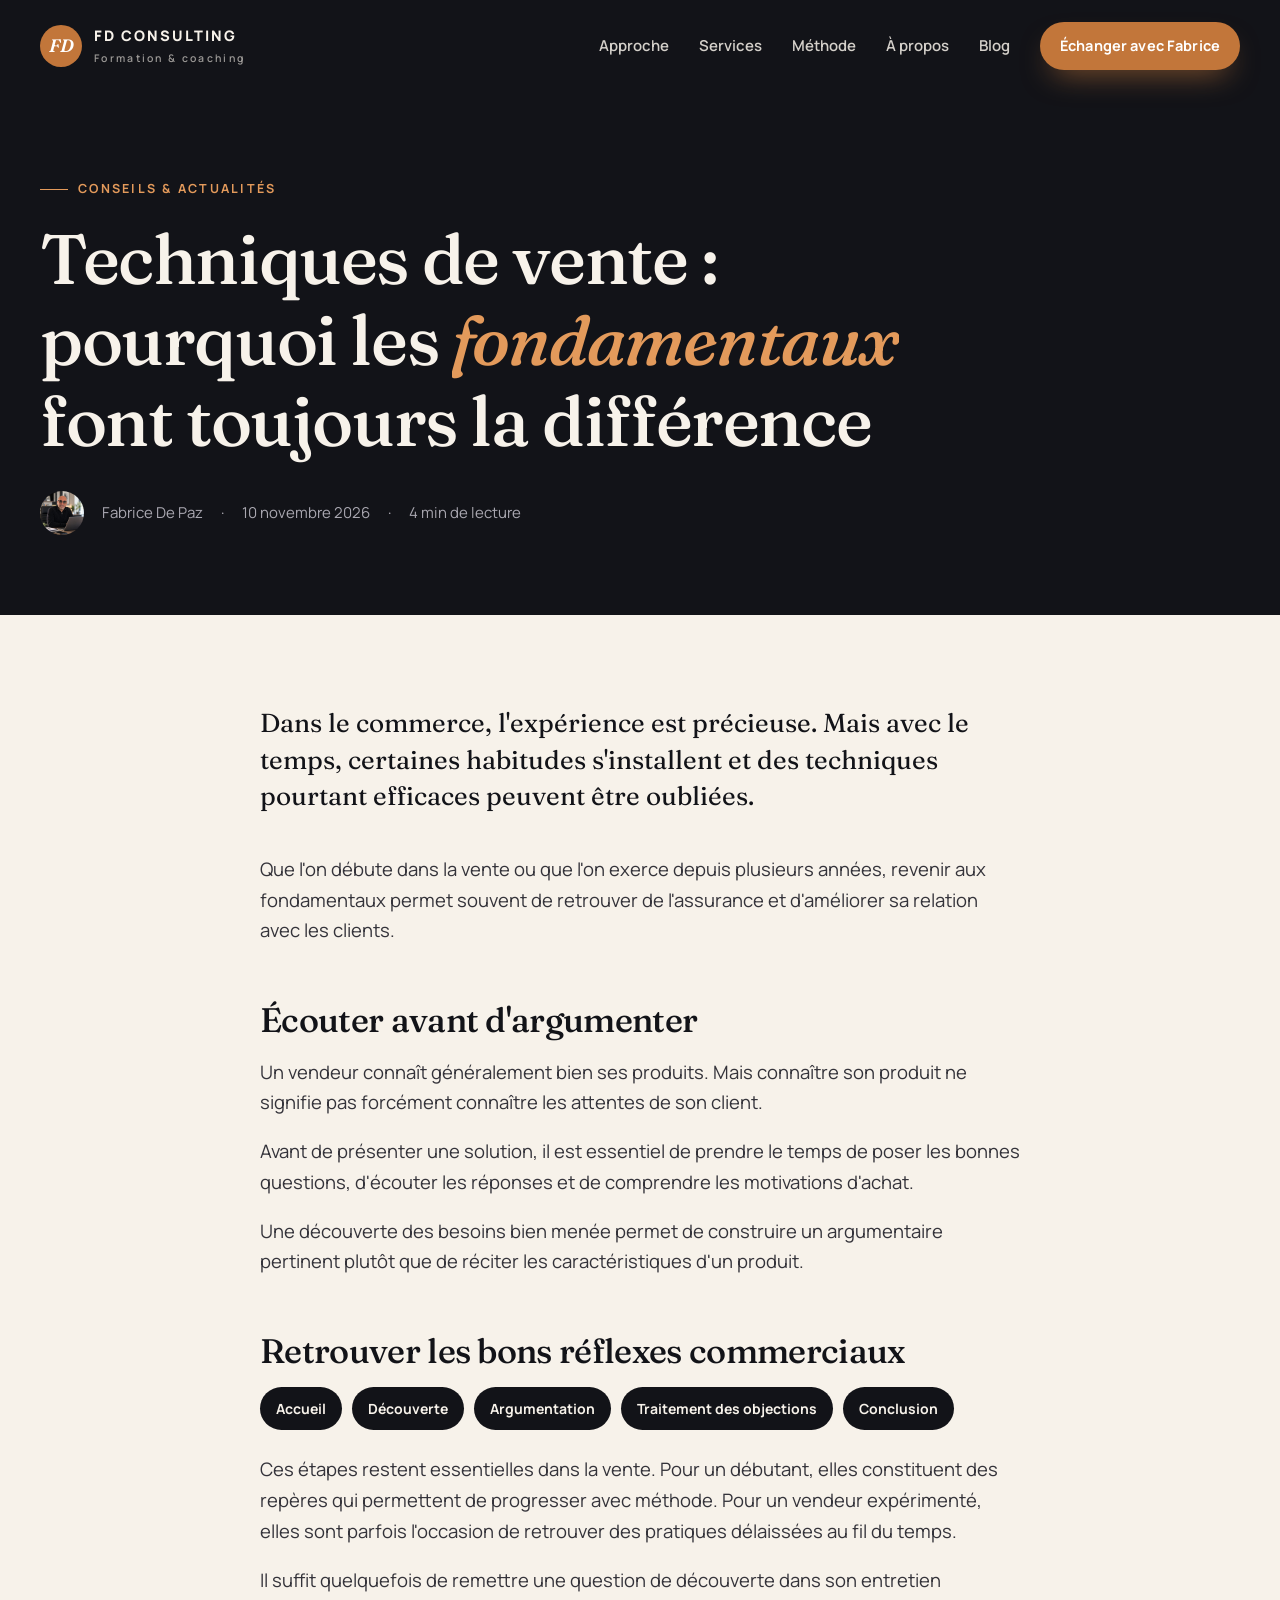
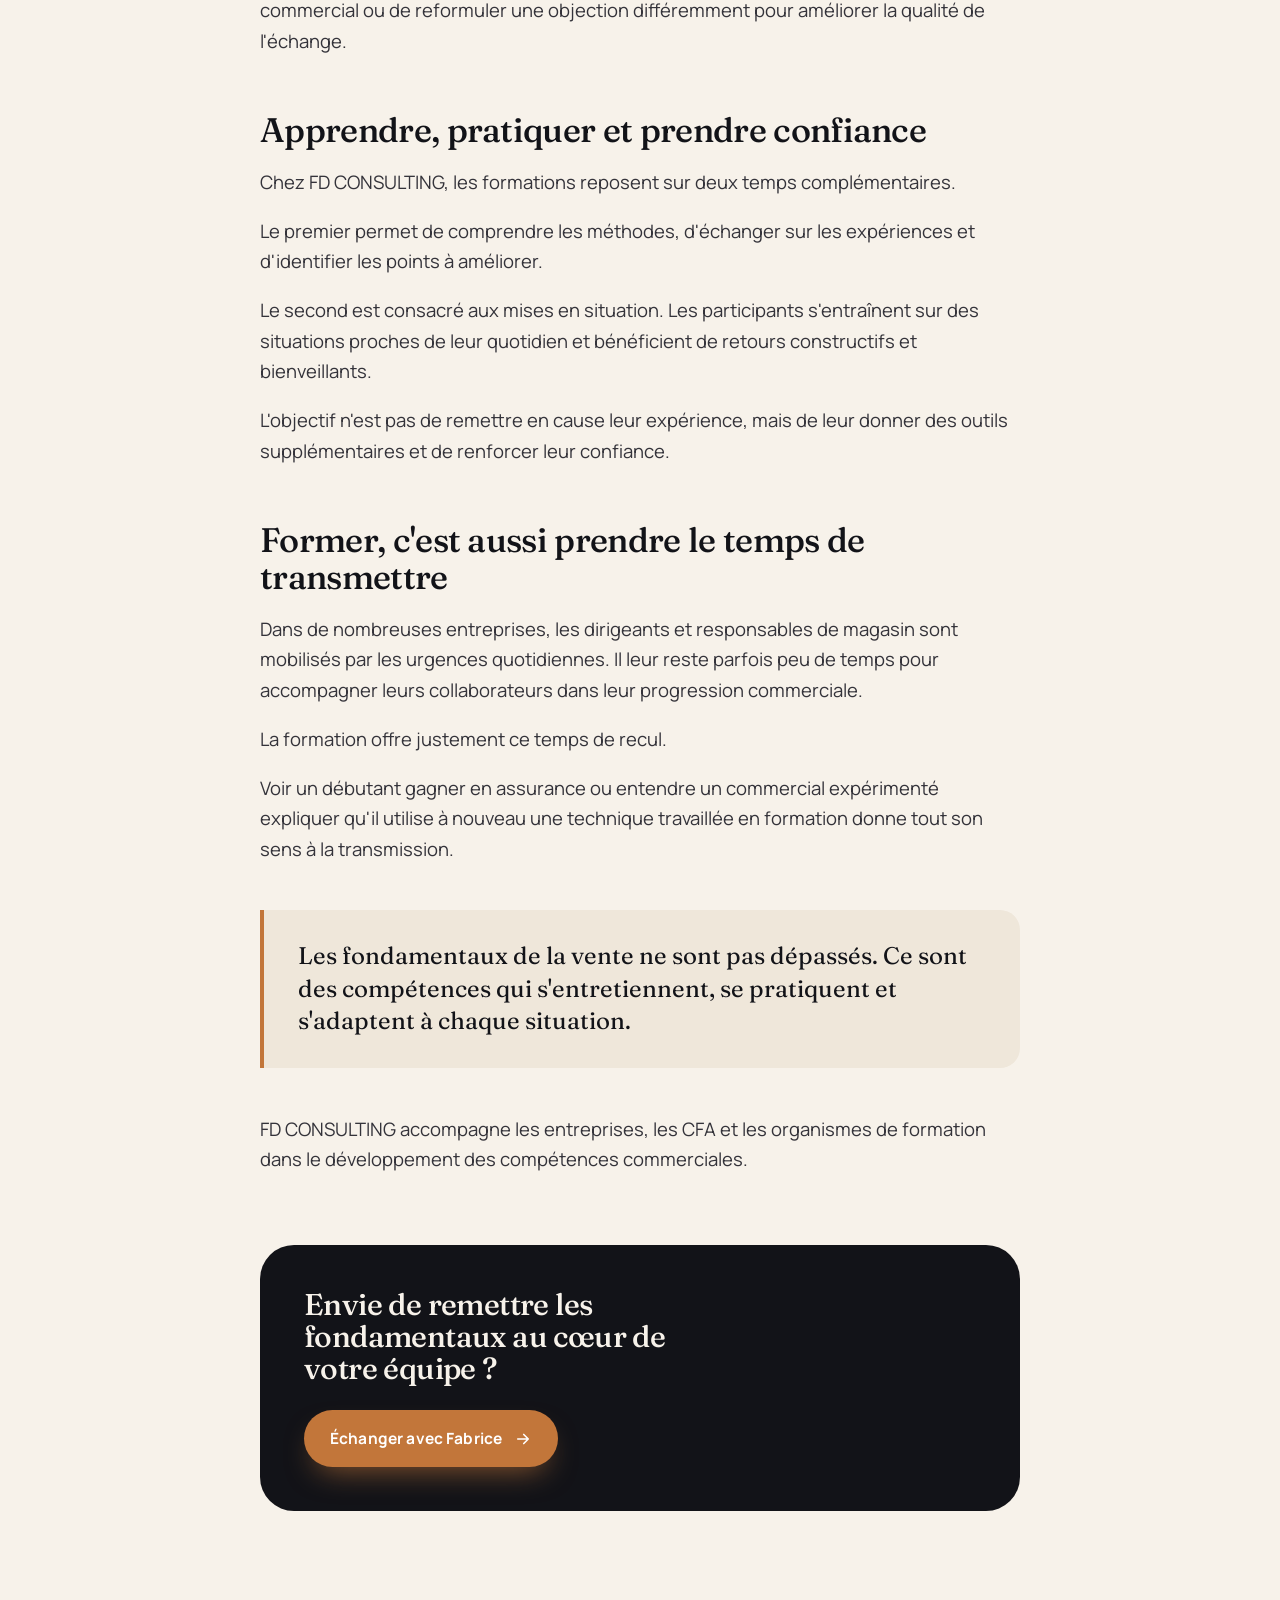
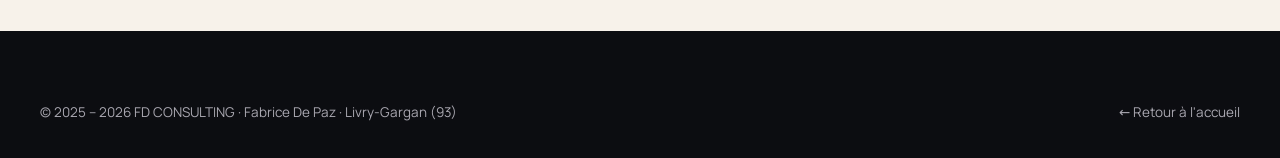
<file: site-fd-consulting/article-techniques-de-vente-les-fondamentaux.html>
<!doctype html>
<html lang="fr">
<head>
  <meta charset="utf-8">
  <meta name="viewport" content="width=device-width, initial-scale=1">
  <title>Techniques de vente : pourquoi les fondamentaux font toujours la différence | FD CONSULTING</title>
  <meta name="description" content="Écouter avant d'argumenter, retrouver les bons réflexes commerciaux, apprendre, pratiquer et prendre confiance : pourquoi les fondamentaux de la vente restent essentiels.">
  <meta name="theme-color" content="#121318">
  <link rel="preload" href="assets/fonts/fraunces-latin-wght-normal.woff2" as="font" type="font/woff2" crossorigin>
  <link rel="stylesheet" href="assets/style.css">
  <link rel="icon" href="data:image/svg+xml,%3Csvg xmlns='http://www.w3.org/2000/svg' viewBox='0 0 64 64'%3E%3Ccircle cx='32' cy='32' r='32' fill='%23c2763a'/%3E%3Ctext x='32' y='42' text-anchor='middle' font-family='Georgia,serif' font-style='italic' font-size='28' fill='white'%3EFD%3C/text%3E%3C/svg%3E">
</head>
<body>
<a class="skip" href="#main">Passer au contenu principal</a>

<header class="header" id="header">
  <div class="wrap nav">
    <a href="index.html" class="logo" aria-label="FD CONSULTING — accueil">
      <span class="logo-mark">FD</span>
      <span>FD CONSULTING<small>Formation &amp; coaching</small></span>
    </a>
    <button class="burger" id="burger" aria-label="Ouvrir le menu" aria-expanded="false" aria-controls="menu"><span></span><span></span><span></span></button>
    <nav class="nav-links" id="menu" aria-label="Navigation principale">
      <a href="index.html#approche">Approche</a>
      <a href="index.html#services">Services</a>
      <a href="index.html#methode">Méthode</a>
      <a href="index.html#a-propos">À propos</a>
      <a href="index.html#blog">Blog</a>
      <a href="index.html#contact" class="btn btn-primary">Échanger avec Fabrice</a>
    </nav>
  </div>
</header>

<main id="main">
  <section class="dark article-hero">
    <div class="wrap">
      <a href="index.html#blog" class="eyebrow">Conseils &amp; actualités</a>
      <h1 class="split">Techniques de vente : pourquoi les <em>fondamentaux</em> font toujours la différence</h1>
      <div class="meta reveal">
        <img src="assets/img/fabrice-de-paz.jpg" alt="">
        <span>Fabrice De Paz</span><span>·</span><time datetime="2026-11-10">10 novembre 2026</time><span>·</span><span>4 min de lecture</span>
      </div>
    </div>
  </section>

  <article class="wrap article">
    <p class="lead reveal">Dans le commerce, l'expérience est précieuse. Mais avec le temps, certaines habitudes s'installent et des techniques pourtant efficaces peuvent être oubliées.</p>
    <p class="reveal">Que l'on débute dans la vente ou que l'on exerce depuis plusieurs années, revenir aux fondamentaux permet souvent de retrouver de l'assurance et d'améliorer sa relation avec les clients.</p>

    <h2 class="reveal">Écouter avant d'argumenter</h2>
    <p class="reveal">Un vendeur connaît généralement bien ses produits. Mais connaître son produit ne signifie pas forcément connaître les attentes de son client.</p>
    <p class="reveal">Avant de présenter une solution, il est essentiel de prendre le temps de poser les bonnes questions, d'écouter les réponses et de comprendre les motivations d'achat.</p>
    <p class="reveal">Une découverte des besoins bien menée permet de construire un argumentaire pertinent plutôt que de réciter les caractéristiques d'un produit.</p>

    <h2 class="reveal">Retrouver les bons réflexes commerciaux</h2>
    <div class="stages reveal"><span>Accueil</span><span>Découverte</span><span>Argumentation</span><span>Traitement des objections</span><span>Conclusion</span></div>
    <p class="reveal">Ces étapes restent essentielles dans la vente. Pour un débutant, elles constituent des repères qui permettent de progresser avec méthode. Pour un vendeur expérimenté, elles sont parfois l'occasion de retrouver des pratiques délaissées au fil du temps.</p>
    <p class="reveal">Il suffit quelquefois de remettre une question de découverte dans son entretien commercial ou de reformuler une objection différemment pour améliorer la qualité de l'échange.</p>

    <h2 class="reveal">Apprendre, pratiquer et prendre confiance</h2>
    <p class="reveal">Chez FD CONSULTING, les formations reposent sur deux temps complémentaires.</p>
    <p class="reveal">Le premier permet de comprendre les méthodes, d'échanger sur les expériences et d'identifier les points à améliorer.</p>
    <p class="reveal">Le second est consacré aux mises en situation. Les participants s'entraînent sur des situations proches de leur quotidien et bénéficient de retours constructifs et bienveillants.</p>
    <p class="reveal">L'objectif n'est pas de remettre en cause leur expérience, mais de leur donner des outils supplémentaires et de renforcer leur confiance.</p>

    <h2 class="reveal">Former, c'est aussi prendre le temps de transmettre</h2>
    <p class="reveal">Dans de nombreuses entreprises, les dirigeants et responsables de magasin sont mobilisés par les urgences quotidiennes. Il leur reste parfois peu de temps pour accompagner leurs collaborateurs dans leur progression commerciale.</p>
    <p class="reveal">La formation offre justement ce temps de recul.</p>
    <p class="reveal">Voir un débutant gagner en assurance ou entendre un commercial expérimenté expliquer qu'il utilise à nouveau une technique travaillée en formation donne tout son sens à la transmission.</p>
    <div class="callout reveal">Les fondamentaux de la vente ne sont pas dépassés. Ce sont des compétences qui s'entretiennent, se pratiquent et s'adaptent à chaque situation.</div>
    <p class="reveal">FD CONSULTING accompagne les entreprises, les CFA et les organismes de formation dans le développement des compétences commerciales.</p>

    <div class="article-cta reveal">
      <h3>Envie de remettre les fondamentaux au cœur de votre équipe ?</h3>
      <a href="index.html#contact" class="btn btn-primary">Échanger avec Fabrice
        <svg viewBox="0 0 24 24" fill="none" stroke="currentColor" stroke-width="2.2" stroke-linecap="round" stroke-linejoin="round"><path d="M5 12h14M13 6l6 6-6 6"/></svg></a>
    </div>
  </article>
</main>

<footer class="footer">
  <div class="wrap">
    <div class="footer-bottom" style="border:0;padding-top:0">
      <span>© 2025 – 2026 FD CONSULTING · Fabrice De Paz · Livry-Gargan (93)</span>
      <span><a href="index.html">← Retour à l'accueil</a></span>
    </div>
  </div>
</footer>

<script src="assets/main.js"></script>
</body>
</html>
</file>
<file: site-fd-consulting/assets/style.css>
/* ============================================================
   FD CONSULTING — identité visuelle
   Encre profonde · crème · cuivre
   ============================================================ */

@font-face {
  font-family: "Fraunces";
  src: url("fonts/fraunces-latin-wght-normal.woff2") format("woff2");
  font-weight: 300 900;
  font-style: normal;
  font-display: swap;
}
@font-face {
  font-family: "Fraunces";
  src: url("fonts/fraunces-latin-wght-italic.woff2") format("woff2");
  font-weight: 300 900;
  font-style: italic;
  font-display: swap;
}
@font-face {
  font-family: "Manrope";
  src: url("fonts/manrope-latin-wght-normal.woff2") format("woff2");
  font-weight: 200 800;
  font-style: normal;
  font-display: swap;
}

:root {
  --ink: #121318;
  --ink-2: #1b1d25;
  --ink-3: #262935;
  --cream: #f7f2ea;
  --cream-2: #efe7da;
  --sand: #e3d6c3;
  --copper: #c2763a;
  --copper-2: #e39a5b;
  --copper-soft: rgba(194, 118, 58, 0.12);
  --text: #121318;
  --muted: #5f5e66;
  --muted-light: #a9a7b0;
  --line: rgba(18, 19, 24, 0.12);
  --line-light: rgba(247, 242, 234, 0.14);
  --radius: 22px;
  --radius-lg: 34px;
  --shadow: 0 30px 60px -30px rgba(18, 19, 24, 0.35);
  --serif: "Fraunces", "Georgia", serif;
  --sans: "Manrope", system-ui, -apple-system, "Segoe UI", sans-serif;
  --wrap: 1200px;
  --ease: cubic-bezier(0.2, 0.7, 0.2, 1);
}

*,
*::before,
*::after { box-sizing: border-box; }

html { scroll-behavior: smooth; -webkit-text-size-adjust: 100%; }
body {
  margin: 0;
  background: var(--cream);
  color: var(--text);
  font-family: var(--sans);
  font-size: 17px;
  line-height: 1.65;
  -webkit-font-smoothing: antialiased;
  overflow-x: hidden;
}
img { max-width: 100%; display: block; }
a { color: inherit; text-decoration: none; }
p { margin: 0 0 1em; }
h1, h2, h3, h4 { font-family: var(--serif); font-weight: 500; line-height: 1.08; margin: 0; letter-spacing: -0.02em; }
em { font-style: italic; color: var(--copper); }
.dark em { color: var(--copper-2); }
::selection { background: var(--copper); color: #fff; }

.wrap { width: min(var(--wrap), 100% - 40px); margin-inline: auto; }
.skip { position: absolute; left: -999px; top: 10px; background: var(--copper); color: #fff; padding: 10px 16px; border-radius: 10px; z-index: 100; }
.skip:focus { left: 10px; }

.eyebrow {
  display: inline-flex; align-items: center; gap: 10px;
  font-size: 12.5px; font-weight: 700; letter-spacing: 0.18em; text-transform: uppercase;
  color: var(--copper);
}
.eyebrow::before { content: ""; width: 28px; height: 1.5px; background: currentColor; }
.dark .eyebrow { color: var(--copper-2); }

.section { padding: clamp(80px, 11vw, 140px) 0; position: relative; }
.section-head { max-width: 760px; margin-bottom: clamp(40px, 6vw, 70px); }
.section-head h2 { font-size: clamp(34px, 5vw, 58px); margin-top: 18px; }
.section-head p { color: var(--muted); font-size: 18.5px; margin-top: 20px; }
.dark { background: var(--ink); color: var(--cream); }
.dark .section-head p { color: var(--muted-light); }

/* ---------- buttons ---------- */
.btn {
  display: inline-flex; align-items: center; gap: 12px;
  padding: 16px 26px; border-radius: 999px;
  font-weight: 700; font-size: 15.5px; letter-spacing: 0.01em;
  transition: transform .35s var(--ease), background .3s, color .3s, box-shadow .35s;
  cursor: pointer; border: 0; font-family: inherit;
}
.btn svg { width: 18px; height: 18px; transition: transform .35s var(--ease); }
.btn:hover svg { transform: translateX(4px); }
.btn-primary { background: var(--copper); color: #fff; box-shadow: 0 14px 30px -12px rgba(194, 118, 58, .7); }
.btn-primary:hover { background: #ad6630; transform: translateY(-2px); }
.btn-ghost { border: 1.5px solid currentColor; color: inherit; background: transparent; }
.btn-ghost:hover { background: var(--cream); color: var(--ink); border-color: var(--cream); }
.btn-dark { background: var(--ink); color: var(--cream); }
.btn-dark:hover { background: var(--copper); transform: translateY(-2px); }

/* ---------- header ---------- */
.header {
  position: fixed; inset: 0 0 auto 0; z-index: 50;
  transition: background .35s, backdrop-filter .35s, box-shadow .35s, padding .35s;
  padding: 22px 0;
}
.header.scrolled {
  background: rgba(18, 19, 24, .78);
  backdrop-filter: blur(16px) saturate(140%);
  -webkit-backdrop-filter: blur(16px) saturate(140%);
  box-shadow: 0 1px 0 var(--line-light);
  padding: 12px 0;
}
.nav { display: flex; align-items: center; justify-content: space-between; gap: 24px; color: var(--cream); }
.logo { display: flex; align-items: center; gap: 12px; font-weight: 800; letter-spacing: .14em; font-size: 14.5px; }
.logo-mark {
  width: 42px; height: 42px; border-radius: 50%;
  display: grid; place-items: center;
  background: var(--copper); color: #fff;
  font-family: var(--serif); font-style: italic; font-weight: 600; font-size: 18px; letter-spacing: 0;
}
.logo small { display: block; font-size: 10.5px; letter-spacing: .22em; font-weight: 600; opacity: .6; margin-top: 2px; }
.nav-links { display: flex; align-items: center; gap: 30px; font-size: 15px; font-weight: 600; }
.nav-links a:not(.btn) { position: relative; opacity: .85; transition: opacity .25s; }
.nav-links a:not(.btn)::after {
  content: ""; position: absolute; left: 0; bottom: -6px; height: 1.5px; width: 100%;
  background: var(--copper-2); transform: scaleX(0); transform-origin: right; transition: transform .35s var(--ease);
}
.nav-links a:not(.btn):hover { opacity: 1; }
.nav-links a:not(.btn):hover::after { transform: scaleX(1); transform-origin: left; }
.nav-links .btn { padding: 12px 20px; font-size: 14.5px; }
.burger { display: none; background: none; border: 0; color: inherit; width: 44px; height: 44px; cursor: pointer; }
.burger span { display: block; width: 24px; height: 2px; background: currentColor; margin: 6px auto; transition: transform .3s, opacity .3s; }

/* ---------- hero ---------- */
.hero {
  min-height: 100vh; min-height: 100svh;
  display: flex; align-items: center;
  padding: 140px 0 90px;
  position: relative; overflow: hidden;
  isolation: isolate;
}
.hero::before {
  content: ""; position: absolute; z-index: -1;
  width: 900px; height: 900px; right: -200px; top: -250px;
  background: radial-gradient(circle, rgba(194, 118, 58, .32), transparent 62%);
  filter: blur(10px);
}
.hero::after {
  content: ""; position: absolute; inset: 0; z-index: -1; opacity: .07; pointer-events: none;
  background-image: url("data:image/svg+xml,%3Csvg xmlns='http://www.w3.org/2000/svg' width='160' height='160'%3E%3Cfilter id='n'%3E%3CfeTurbulence type='fractalNoise' baseFrequency='.85' numOctaves='3'/%3E%3C/filter%3E%3Crect width='100%25' height='100%25' filter='url(%23n)'/%3E%3C/svg%3E");
}
.hero-grid { display: grid; grid-template-columns: 1.15fr .85fr; gap: clamp(40px, 6vw, 90px); align-items: center; }
.hero h1 { font-size: clamp(44px, 7vw, 92px); font-weight: 400; margin: 26px 0 28px; }
.hero h1 em { font-weight: 400; }
.hero-lead { font-size: clamp(17px, 1.6vw, 20px); color: var(--muted-light); max-width: 560px; }
.hero-lead strong { color: var(--cream); font-weight: 600; }
.hero-ctas { display: flex; flex-wrap: wrap; gap: 14px; margin-top: 38px; }
.hero-proof { display: flex; gap: 34px; margin-top: 56px; flex-wrap: wrap; }
.hero-proof div { border-left: 1.5px solid var(--line-light); padding-left: 18px; }
.hero-proof b { display: block; font-family: var(--serif); font-size: 40px; font-weight: 500; color: var(--cream); line-height: 1; }
.hero-proof span { font-size: 13.5px; color: var(--muted-light); display: block; max-width: 160px; line-height: 1.45; margin-top: 6px; }

.portrait { position: relative; }
.portrait-frame {
  border-radius: 400px 400px var(--radius-lg) var(--radius-lg);
  overflow: hidden; aspect-ratio: 4 / 5;
  box-shadow: 0 50px 100px -40px rgba(0, 0, 0, .8);
  outline: 1.5px solid rgba(227, 154, 91, .45); outline-offset: 12px;
}
.portrait-frame img { width: 100%; height: 100%; object-fit: cover; object-position: 50% 30%; transform: scale(1.04); transition: transform 1.6s var(--ease); }
.portrait:hover .portrait-frame img { transform: scale(1.08); }
.float-card {
  position: absolute; z-index: 2;
  background: rgba(247, 242, 234, .96); color: var(--ink);
  border-radius: 18px; padding: 14px 18px;
  box-shadow: var(--shadow);
  display: flex; align-items: center; gap: 12px;
  font-size: 14px; font-weight: 600; line-height: 1.3;
  animation: float 6s ease-in-out infinite;
}
.float-card i {
  width: 38px; height: 38px; flex: none; border-radius: 12px; display: grid; place-items: center;
  background: var(--copper-soft); color: var(--copper);
}
.float-card i svg { width: 20px; height: 20px; }
.float-card small { display: block; color: var(--muted); font-weight: 500; font-size: 12.5px; }
.fc-1 { left: -54px; top: 18%; }
.fc-2 { right: -30px; top: 52%; animation-delay: -2s; }
.fc-3 { left: -20px; bottom: 6%; animation-delay: -4s; }
@keyframes float { 0%, 100% { transform: translateY(0); } 50% { transform: translateY(-12px); } }

.scroll-cue { position: absolute; left: 50%; bottom: 26px; transform: translateX(-50%); color: var(--muted-light); font-size: 12px; letter-spacing: .2em; text-transform: uppercase; display: flex; flex-direction: column; align-items: center; gap: 10px; }
.scroll-cue::after { content: ""; width: 1.5px; height: 42px; background: linear-gradient(var(--copper-2), transparent); animation: cue 2.2s ease-in-out infinite; transform-origin: top; }
@keyframes cue { 0% { transform: scaleY(0); } 50% { transform: scaleY(1); } 100% { transform: scaleY(1); opacity: 0; } }

/* ---------- marquee ---------- */
.marquee { background: var(--copper); color: #fff; overflow: hidden; padding: 22px 0; position: relative; }
.marquee-track { display: flex; width: max-content; animation: marquee 38s linear infinite; }
.marquee:hover .marquee-track { animation-play-state: paused; }
.marquee span { font-family: var(--serif); font-style: italic; font-size: clamp(22px, 2.6vw, 32px); white-space: nowrap; padding: 0 28px; display: flex; align-items: center; gap: 56px; }
.marquee span::after { content: "✦"; font-style: normal; font-size: .6em; opacity: .7; }
@keyframes marquee { to { transform: translateX(-50%); } }

/* ---------- problems ---------- */
.problems { display: grid; grid-template-columns: repeat(3, 1fr); gap: 18px; }
.problem {
  background: #fff; border: 1px solid var(--line); border-radius: var(--radius);
  padding: 30px 28px; position: relative; overflow: hidden;
  transition: transform .45s var(--ease), box-shadow .45s var(--ease), border-color .3s;
}
.problem:hover { transform: translateY(-6px); box-shadow: var(--shadow); border-color: transparent; }
.problem .q { font-family: var(--serif); font-size: 23px; line-height: 1.2; margin-bottom: 14px; }
.problem p { color: var(--muted); font-size: 15.5px; margin: 0; }
.problem .tag { font-size: 12px; font-weight: 700; letter-spacing: .14em; text-transform: uppercase; color: var(--copper); margin-bottom: 18px; display: block; }
.problems-cta { margin-top: 44px; display: flex; flex-wrap: wrap; align-items: center; gap: 22px; }
.problems-cta p { margin: 0; font-family: var(--serif); font-size: 24px; }

/* ---------- pillars ---------- */
.pillars { display: grid; grid-template-columns: repeat(4, 1fr); border-top: 1px solid var(--line-light); }
.pillar { padding: 40px 30px 10px 0; border-right: 1px solid var(--line-light); padding-left: 30px; }
.pillar:first-child { padding-left: 0; }
.pillar:last-child { border-right: 0; }
.pillar .num { font-family: var(--serif); font-style: italic; color: var(--copper-2); font-size: 18px; }
.pillar h3 { font-size: 30px; margin: 14px 0 12px; }
.pillar p { color: var(--muted-light); font-size: 15.5px; }

/* ---------- services ---------- */
.services { display: grid; grid-template-columns: repeat(6, 1fr); gap: 20px; }
.service {
  grid-column: span 2;
  background: #fff; border: 1px solid var(--line); border-radius: var(--radius-lg);
  padding: 36px 32px 34px; display: flex; flex-direction: column;
  position: relative; overflow: hidden; isolation: isolate;
  transition: transform .5s var(--ease), box-shadow .5s var(--ease), color .4s;
}
.service::before {
  content: ""; position: absolute; inset: 0; z-index: -1;
  background: var(--ink);
  clip-path: circle(0% at 100% 0%); transition: clip-path .7s var(--ease);
}
.service:hover::before { clip-path: circle(150% at 100% 0%); }
.service:hover { color: var(--cream); transform: translateY(-6px); box-shadow: var(--shadow); }
.service:hover p, .service:hover li { color: var(--muted-light); }
.service .ico {
  width: 58px; height: 58px; border-radius: 18px; display: grid; place-items: center;
  background: var(--copper-soft); color: var(--copper); margin-bottom: 28px;
  transition: background .4s, color .4s;
}
.service:hover .ico { background: var(--copper); color: #fff; }
.service .ico svg { width: 28px; height: 28px; }
.service .idx { position: absolute; top: 30px; right: 32px; font-family: var(--serif); font-style: italic; color: var(--copper); font-size: 18px; }
.service h3 { font-size: 27px; margin-bottom: 14px; }
.service p { color: var(--muted); font-size: 15.5px; transition: color .4s; }
.service ul { list-style: none; padding: 0; margin: 4px 0 0; display: flex; flex-wrap: wrap; gap: 8px; }
.service li { font-size: 13px; font-weight: 600; padding: 6px 12px; border: 1px solid var(--line); border-radius: 99px; color: var(--muted); transition: color .4s, border-color .4s; }
.service:hover li { border-color: var(--line-light); }
.service.wide { grid-column: span 3; }

/* ---------- modules ---------- */
.modules-grid { display: grid; grid-template-columns: 1fr 1fr; gap: 24px; }
.module-card { border-radius: var(--radius-lg); padding: 44px 40px; position: relative; overflow: hidden; }
.module-card.a { background: var(--ink-2); border: 1px solid var(--line-light); }
.module-card.b { background: linear-gradient(150deg, #2a1d14, #3b2416); border: 1px solid rgba(227, 154, 91, .25); }
.module-card .big { font-family: var(--serif); font-size: clamp(80px, 11vw, 140px); line-height: .85; color: var(--copper-2); font-weight: 400; }
.module-card .big small { font-size: .28em; color: var(--cream); font-style: italic; margin-left: 10px; }
.module-card h3 { font-size: 30px; margin: 22px 0 10px; }
.module-card > p { color: var(--muted-light); }
.chips { display: flex; flex-wrap: wrap; gap: 10px; margin-top: 26px; }
.chip {
  padding: 10px 16px; border-radius: 999px; font-size: 14.5px; font-weight: 600;
  background: rgba(247, 242, 234, .06); border: 1px solid var(--line-light);
  transition: background .3s, border-color .3s, transform .3s var(--ease);
}
.chip:hover { background: var(--copper); border-color: var(--copper); transform: translateY(-2px); }
.chip.more { background: transparent; border-style: dashed; color: var(--copper-2); }

/* ---------- method ---------- */
.method { display: grid; grid-template-columns: repeat(4, 1fr); gap: 0; counter-reset: step; position: relative; }
.method::before { content: ""; position: absolute; top: 34px; left: 34px; right: 12%; height: 1.5px; background: repeating-linear-gradient(90deg, var(--copper) 0 10px, transparent 10px 18px); opacity: .5; }
.step { position: relative; padding-right: 26px; }
.step .dot {
  width: 68px; height: 68px; border-radius: 50%;
  background: var(--cream); border: 1.5px solid var(--copper); color: var(--copper);
  display: grid; place-items: center; font-family: var(--serif); font-size: 26px; font-style: italic;
  position: relative; z-index: 1; margin-bottom: 28px;
  transition: background .4s, color .4s, transform .4s var(--ease);
}
.step:hover .dot { background: var(--copper); color: #fff; transform: scale(1.08); }
.step h3 { font-size: 25px; margin-bottom: 10px; }
.step p { color: var(--muted); font-size: 15.5px; }

/* ---------- levels ---------- */
.levels { display: grid; grid-template-columns: repeat(3, 1fr); gap: 18px; margin-top: 70px; }
.level { border-radius: var(--radius); padding: 30px; background: var(--cream-2); border: 1px solid var(--line); }
.level .bar { height: 6px; border-radius: 6px; background: var(--sand); overflow: hidden; margin: 18px 0 20px; }
.level .bar i { display: block; height: 100%; background: var(--copper); border-radius: 6px; width: 0; transition: width 1.4s var(--ease) .2s; }
.level.in .bar i { width: var(--w); }
.level h4 { font-family: var(--serif); font-size: 26px; }
.level p { color: var(--muted); font-size: 15px; margin: 0; }

/* ---------- about ---------- */
.about-grid { display: grid; grid-template-columns: .9fr 1.1fr; gap: clamp(40px, 7vw, 100px); align-items: center; }
.about-photo { position: relative; }
.about-photo .frame { border-radius: var(--radius-lg); overflow: hidden; aspect-ratio: 4 / 5; }
.about-photo img { width: 100%; height: 100%; object-fit: cover; object-position: 45% 25%; }
.about-photo .sig {
  position: absolute; right: -24px; bottom: 40px; background: var(--copper); color: #fff;
  border-radius: 20px; padding: 20px 24px; box-shadow: var(--shadow); max-width: 240px;
}
.about-photo .sig b { font-family: var(--serif); font-size: 22px; font-weight: 500; display: block; }
.about-photo .sig span { font-size: 13.5px; opacity: .9; }
.about h2 { font-size: clamp(34px, 4.6vw, 54px); margin: 18px 0 26px; }
.about-text p { color: var(--muted); font-size: 17.5px; }
.about-text p strong { color: var(--text); }
.expertise { display: flex; flex-wrap: wrap; gap: 10px; margin: 28px 0 34px; }
.expertise span { padding: 9px 16px; border-radius: 99px; background: var(--copper-soft); color: #8a4f22; font-weight: 700; font-size: 14px; }

/* ---------- quote ---------- */
.quote-block { text-align: center; max-width: 980px; margin: 0 auto; }
.quote-block .mark { font-family: var(--serif); font-size: 140px; line-height: .6; color: var(--copper-2); display: block; height: 70px; }
.quote-block blockquote { margin: 0; font-family: var(--serif); font-size: clamp(26px, 3.6vw, 44px); line-height: 1.25; font-weight: 400; }
.quote-block cite { display: block; margin-top: 30px; font-style: normal; font-size: 14px; letter-spacing: .16em; text-transform: uppercase; color: var(--muted-light); }
.testimonial {
  margin: 80px auto 0; max-width: 820px; display: flex; gap: 22px; align-items: flex-start;
  padding: 34px 36px; border-radius: var(--radius-lg); border: 1px solid var(--line-light); background: var(--ink-2);
}
.testimonial .stars { color: var(--copper-2); letter-spacing: 4px; font-size: 17px; margin-bottom: 10px; }
.testimonial p { font-size: 18.5px; color: var(--cream); margin: 0 0 12px; }
.testimonial small { color: var(--muted-light); font-size: 14px; }

/* ---------- audience ---------- */
.audience { display: grid; grid-template-columns: repeat(4, 1fr); gap: 18px; }
.aud { padding: 28px 26px; border-radius: var(--radius); border: 1px solid var(--line); background: #fff; transition: transform .45s var(--ease), box-shadow .45s; }
.aud:hover { transform: translateY(-5px); box-shadow: var(--shadow); }
.aud i { display: grid; place-items: center; width: 48px; height: 48px; border-radius: 14px; background: var(--ink); color: var(--copper-2); margin-bottom: 20px; }
.aud i svg { width: 24px; height: 24px; }
.aud h3 { font-size: 22px; margin-bottom: 8px; }
.aud p { color: var(--muted); font-size: 15px; margin: 0; }

/* ---------- blog ---------- */
.post {
  display: grid; grid-template-columns: 1fr 1.2fr; border-radius: var(--radius-lg); overflow: hidden;
  background: #fff; border: 1px solid var(--line); transition: box-shadow .5s var(--ease), transform .5s var(--ease);
}
.post:hover { box-shadow: var(--shadow); transform: translateY(-4px); }
.post-visual {
  background: var(--ink); color: var(--cream); padding: 44px; display: flex; flex-direction: column; justify-content: space-between;
  min-height: 340px; position: relative; overflow: hidden;
}
.post-visual::after { content: ""; position: absolute; width: 360px; height: 360px; right: -120px; bottom: -140px; border-radius: 50%; background: radial-gradient(circle, rgba(194,118,58,.55), transparent 65%); }
.post-visual .steps-mini { display: flex; flex-wrap: wrap; gap: 8px; position: relative; z-index: 1; }
.post-visual .steps-mini span { font-size: 12.5px; font-weight: 700; padding: 7px 12px; border-radius: 99px; border: 1px solid var(--line-light); }
.post-visual .big-word { font-family: var(--serif); font-style: italic; font-size: 54px; line-height: 1; position: relative; z-index: 1; color: var(--copper-2); }
.post-body { padding: 44px; display: flex; flex-direction: column; justify-content: center; }
.post-body time { font-size: 13px; font-weight: 700; letter-spacing: .14em; text-transform: uppercase; color: var(--copper); }
.post-body h3 { font-size: clamp(26px, 3vw, 34px); margin: 14px 0 16px; }
.post-body p { color: var(--muted); }
.link-arrow { display: inline-flex; align-items: center; gap: 10px; font-weight: 700; color: var(--ink); margin-top: 8px; }
.link-arrow svg { width: 18px; height: 18px; transition: transform .35s var(--ease); }
.post:hover .link-arrow svg { transform: translateX(6px); }
.topics { display: flex; flex-wrap: wrap; gap: 10px; margin-top: 36px; }
.topics span { font-size: 14px; padding: 8px 14px; border-radius: 99px; border: 1px solid var(--line); color: var(--muted); }

/* ---------- contact ---------- */
.contact-grid { display: grid; grid-template-columns: 1fr 1fr; gap: clamp(40px, 6vw, 80px); }
.contact h2 { font-size: clamp(38px, 5.4vw, 66px); margin: 18px 0 24px; }
.contact-lead { color: var(--muted-light); font-size: 18px; }
.reasons { list-style: none; padding: 0; margin: 28px 0 36px; display: grid; gap: 12px; }
.reasons li { display: flex; gap: 12px; align-items: flex-start; color: var(--cream); }
.reasons li::before { content: ""; flex: none; width: 22px; height: 22px; border-radius: 50%; margin-top: 3px; background: var(--copper) url("data:image/svg+xml,%3Csvg xmlns='http://www.w3.org/2000/svg' viewBox='0 0 24 24' fill='none' stroke='white' stroke-width='3' stroke-linecap='round' stroke-linejoin='round'%3E%3Cpath d='M5 12l5 5L20 7'/%3E%3C/svg%3E") center / 13px no-repeat; }
.channels { display: grid; gap: 12px; }
.channel {
  display: flex; align-items: center; gap: 16px; padding: 16px 20px; border-radius: 18px;
  border: 1px solid var(--line-light); transition: background .3s, border-color .3s, transform .35s var(--ease);
}
.channel:hover { background: var(--ink-3); border-color: rgba(227,154,91,.5); transform: translateX(4px); }
.channel i { width: 44px; height: 44px; border-radius: 12px; display: grid; place-items: center; background: rgba(227,154,91,.14); color: var(--copper-2); flex: none; }
.channel i svg { width: 22px; height: 22px; }
.channel small { display: block; color: var(--muted-light); font-size: 12.5px; letter-spacing: .1em; text-transform: uppercase; font-weight: 700; }
.channel b { font-weight: 600; font-size: 16px; word-break: break-word; }

.form { background: var(--cream); color: var(--ink); border-radius: var(--radius-lg); padding: clamp(28px, 4vw, 46px); box-shadow: 0 40px 80px -40px rgba(0,0,0,.6); }
.form h3 { font-size: 30px; margin-bottom: 6px; }
.form > p { color: var(--muted); font-size: 15px; margin-bottom: 26px; }
.field { margin-bottom: 18px; }
.field label { display: block; font-size: 13px; font-weight: 700; letter-spacing: .06em; margin-bottom: 8px; }
.field input, .field textarea, .field select {
  width: 100%; font: inherit; font-size: 16px; color: var(--ink);
  background: #fff; border: 1.5px solid var(--line); border-radius: 14px; padding: 14px 16px;
  transition: border-color .25s, box-shadow .25s;
}
.field textarea { min-height: 130px; resize: vertical; }
.field input:focus, .field textarea:focus, .field select:focus { outline: none; border-color: var(--copper); box-shadow: 0 0 0 4px var(--copper-soft); }
.field-row { display: grid; grid-template-columns: 1fr 1fr; gap: 14px; }
.form .btn { width: 100%; justify-content: center; margin-top: 6px; }
.form .note { font-size: 13px; color: var(--muted); margin: 14px 0 0; text-align: center; }
.hp { position: absolute; left: -9999px; }

/* ---------- footer ---------- */
.footer { background: #0c0d11; color: var(--muted-light); padding: 70px 0 34px; font-size: 15px; }
.footer-top { display: flex; justify-content: space-between; align-items: flex-end; gap: 40px; flex-wrap: wrap; padding-bottom: 40px; border-bottom: 1px solid var(--line-light); }
.footer .big { font-family: var(--serif); font-size: clamp(30px, 4vw, 48px); color: var(--cream); line-height: 1.1; max-width: 640px; }
.footer-nav { display: flex; gap: 26px; flex-wrap: wrap; }
.footer-nav a:hover { color: var(--copper-2); }
.footer-bottom { display: flex; justify-content: space-between; gap: 20px; flex-wrap: wrap; padding-top: 28px; font-size: 13.5px; }

/* ---------- floating whatsapp ---------- */
.wa {
  position: fixed; right: 22px; bottom: 22px; z-index: 40; width: 58px; height: 58px; border-radius: 50%;
  background: #25d366; color: #fff; display: grid; place-items: center; box-shadow: 0 14px 30px -10px rgba(0,0,0,.45);
  transition: transform .35s var(--ease);
}
.wa:hover { transform: scale(1.08); }
.wa svg { width: 30px; height: 30px; }

/* ---------- reveal ---------- */
.reveal { opacity: 0; transform: translateY(34px); transition: opacity 1s var(--ease), transform 1s var(--ease); }
.reveal.in { opacity: 1; transform: none; }
.reveal.d1 { transition-delay: .1s; } .reveal.d2 { transition-delay: .2s; } .reveal.d3 { transition-delay: .3s; } .reveal.d4 { transition-delay: .4s; }
.split .w { display: inline-block; overflow: hidden; vertical-align: top; padding-bottom: .08em; }
.split .w > span { display: inline-block; transform: translateY(105%); transition: transform 1.1s var(--ease); }
.split.in .w > span { transform: none; }

/* ---------- article page ---------- */
.article-hero { padding: 170px 0 80px; }
.article-hero h1 { font-size: clamp(38px, 5.6vw, 70px); max-width: 960px; margin: 22px 0 26px; }
.article-hero .meta { color: var(--muted-light); font-size: 15px; display: flex; gap: 18px; flex-wrap: wrap; align-items: center; }
.article-hero .meta img { width: 44px; height: 44px; border-radius: 50%; object-fit: cover; object-position: 50% 25%; }
.article { max-width: 760px; margin: 0 auto; padding: 90px 0 120px; }
.article .lead { font-family: var(--serif); font-size: 26px; line-height: 1.4; color: var(--ink); margin-bottom: 40px; }
.article h2 { font-size: 34px; margin: 56px 0 18px; }
.article p { font-size: 18.5px; color: #34333a; }
.article .callout { margin: 46px 0; padding: 30px 34px; border-left: 4px solid var(--copper); background: var(--cream-2); border-radius: 0 20px 20px 0; font-family: var(--serif); font-size: 24px; line-height: 1.35; }
.article .stages { display: flex; flex-wrap: wrap; gap: 10px; margin: 10px 0 24px; }
.article .stages span { padding: 10px 16px; border-radius: 99px; background: var(--ink); color: var(--cream); font-weight: 700; font-size: 14px; }
.article-cta { margin-top: 70px; padding: 44px; border-radius: var(--radius-lg); background: var(--ink); color: var(--cream); display: flex; justify-content: space-between; align-items: center; gap: 24px; flex-wrap: wrap; }
.article-cta h3 { font-size: 30px; max-width: 420px; }

/* ---------- responsive ---------- */
@media (max-width: 1080px) {
  .services .service, .services .service.wide { grid-column: span 3; }
  .pillars { grid-template-columns: repeat(2, 1fr); }
  .pillar { border-right: 0; padding-left: 0; border-bottom: 1px solid var(--line-light); padding-bottom: 20px; }
  .audience { grid-template-columns: repeat(2, 1fr); }
  .method { grid-template-columns: repeat(2, 1fr); row-gap: 44px; }
  .method::before { display: none; }
}
@media (max-width: 900px) {
  .nav-links {
    position: fixed; inset: 0; background: var(--ink); flex-direction: column; justify-content: center;
    gap: 28px; font-size: 24px; font-family: var(--serif); opacity: 0; pointer-events: none; transition: opacity .35s;
  }
  .nav-links.open { opacity: 1; pointer-events: auto; }
  .burger { display: block; position: relative; z-index: 60; }
  .burger.open span:nth-child(1) { transform: translateY(8px) rotate(45deg); }
  .burger.open span:nth-child(2) { opacity: 0; }
  .burger.open span:nth-child(3) { transform: translateY(-8px) rotate(-45deg); }
  .hero-grid, .about-grid, .contact-grid, .modules-grid, .post { grid-template-columns: 1fr; }
  .portrait { max-width: 440px; margin: 20px auto 0; width: 86%; }
  .fc-1 { left: -26px; } .fc-2 { right: -22px; } .fc-3 { left: -14px; }
  .problems, .levels { grid-template-columns: 1fr; }
  .about-photo { max-width: 460px; }
  .about-photo .sig { right: -10px; }
  .scroll-cue { display: none; }
}
@media (max-width: 640px) {
  body { font-size: 16px; }
  .services .service, .services .service.wide { grid-column: span 6; }
  .pillars, .audience, .method { grid-template-columns: 1fr; }
  .hero { padding-top: 120px; }
  .hero-proof { display: grid; grid-template-columns: repeat(3, 1fr); gap: 12px; }
  .hero-proof div { padding-left: 12px; }
  .hero-proof b { font-size: 30px; }
  .hero-proof span { font-size: 12px; }
  .post-visual { min-height: 240px; }
  .post-visual .big-word { font-size: 40px; }
  .float-card { font-size: 12.5px; padding: 10px 12px; }
  .float-card i { width: 32px; height: 32px; }
  .fc-2 { display: none; }
  .field-row { grid-template-columns: 1fr; }
  .module-card, .post-visual, .post-body { padding: 32px 26px; }
  .testimonial { flex-direction: column; padding: 28px; }
  .article-cta { padding: 32px 26px; }
}

@media (prefers-reduced-motion: reduce) {
  *, *::before, *::after { animation: none !important; transition: none !important; }
  .reveal, .split .w > span { opacity: 1 !important; transform: none !important; }
  html { scroll-behavior: auto; }
}
</file>
